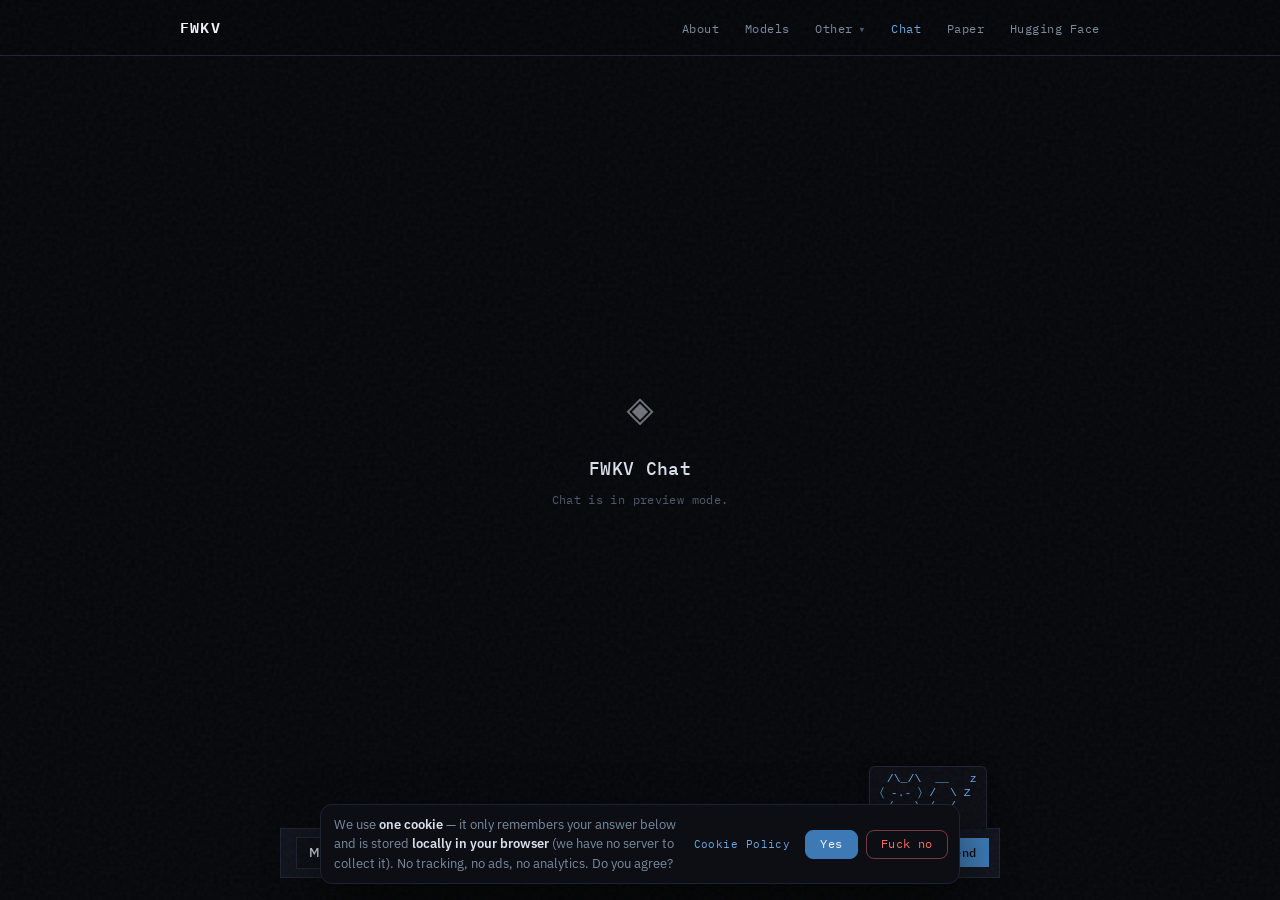
<file: chat/index.html>
<!DOCTYPE html>
<html lang="en">
<head>
  <meta charset="UTF-8" />
  <meta name="viewport" content="width=device-width, initial-scale=1.0" />
  <title>Chat — FWKV</title>
  <meta name="description" content="FWKV chat interface — try the model live." />

  <link rel="icon" href="https://cdn-avatars.huggingface.co/v1/production/uploads/6615494716917dfdc645c44e/sro4XOnALHB4GmjOLxiZC.png" type="image/png" />

  <!-- Fonts: technical mono + quiet humanistic sans -->
  <link rel="preconnect" href="https://fonts.googleapis.com" />
  <link rel="preconnect" href="https://fonts.gstatic.com" crossorigin />
  <link href="https://fonts.googleapis.com/css2?family=IBM+Plex+Mono:wght@400;500;600&family=IBM+Plex+Sans:wght@400;500;600&display=swap" rel="stylesheet" />

  <style>
    /* ── tokens ─────────────────────────────────────────── */
    :root {
      --bg:           #06070a;
      --bg-elevated: #0c0e14;
      --surface:     #10131c;
      --border:      #1c2333;
      --blue-dim:    #1a3a5c;
      --blue:        #3d7ab5;
      --blue-bright: #6ba8e0;
      --cyan:        #8ec8f0;
      --text:        #d8e0ec;
      --text-muted:  #7a8ba0;
      --text-faint:  #4a5a6e;
      --white:       #f0f4fa;
      --radius:      2px;
      --font-mono:   "IBM Plex Mono", ui-monospace, monospace;
      --font-sans:   "IBM Plex Sans", system-ui, sans-serif;
    }

    /* ── reset ──────────────────────────────────────────── */
    *, *::before, *::after { box-sizing: border-box; margin: 0; padding: 0; }
    html { scroll-behavior: smooth; }
    body {
      background: var(--bg);
      color: var(--text);
      font-family: var(--font-sans);
      font-size: 16px;
      line-height: 1.65;
      -webkit-font-smoothing: antialiased;
      overflow-x: hidden;
      height: 100vh;
      display: flex;
      flex-direction: column;
    }
    img, video { display: block; max-width: 100%; }
    a { color: var(--blue-bright); text-decoration: none; }
    a:hover { color: var(--cyan); text-decoration: underline; text-underline-offset: 3px; }
    a:focus-visible { outline: 2px solid var(--blue); outline-offset: 3px; }

    /* ── grain overlay ─────────────────────────────────── */
    body::before {
      content: "";
      position: fixed;
      inset: 0;
      pointer-events: none;
      z-index: 9999;
      opacity: 0.045;
      background-image: url("data:image/svg+xml,%3Csvg viewBox='0 0 256 256' xmlns='http://www.w3.org/2000/svg'%3E%3Cfilter id='n'%3E%3CfeTurbulence type='fractalNoise' baseFrequency='0.85' numOctaves='4' stitchTiles='stitch'/%3E%3C/filter%3E%3Crect width='100%25' height='100%25' filter='url(%23n)'/%3E%3C/svg%3E");
    }

    /* ── nav ────────────────────────────────────────────── */
    nav {
      position: sticky;
      top: 0;
      z-index: 100;
      background: rgba(6, 7, 10, 0.82);
      backdrop-filter: blur(12px);
      border-bottom: 1px solid var(--border);
      flex-shrink: 0;
    }
    .nav-inner {
      display: flex;
      align-items: center;
      justify-content: space-between;
      padding: 0.9rem 0;
      width: min(920px, 92vw);
      margin-inline: auto;
    }
    .nav-logo {
      font-family: var(--font-mono);
      font-weight: 600;
      font-size: 0.95rem;
      letter-spacing: 0.08em;
      color: var(--white);
      text-decoration: none;
    }
    .nav-logo:hover { color: var(--cyan); text-decoration: none; }
    .nav-links {
      display: flex;
      gap: 1.6rem;
      list-style: none;
    }
    .nav-links a {
      font-family: var(--font-mono);
      font-size: 0.78rem;
      color: var(--text-muted);
      letter-spacing: 0.04em;
      text-decoration: none;
    }
    .nav-links a:hover { color: var(--text); }
    .nav-links a.active {
      color: var(--blue-bright);
    }

    /* ── "Other" dropdown ───────────────────────────────── */
    .nav-drop { position: relative; }
    .nav-drop-toggle { cursor: default; }
    .nav-drop-toggle::after {
      content: "▾";
      margin-left: 0.35rem;
      font-size: 0.7rem;
      color: var(--text-faint);
    }
    .nav-drop-menu {
      position: absolute;
      top: calc(100% + 0.4rem);
      left: 50%;
      transform: translateX(-50%);
      min-width: 150px;
      list-style: none;
      background: var(--bg-elevated);
      border: 1px solid var(--border);
      padding: 0.35rem 0;
      opacity: 0;
      visibility: hidden;
      transition: opacity 0.15s ease, visibility 0.15s ease;
      z-index: 300;
      box-shadow: 0 12px 30px rgba(0, 0, 0, 0.35);
    }
    .nav-drop-menu::before {
      content: "";
      position: absolute;
      top: -0.4rem;
      left: 0;
      right: 0;
      height: 0.4rem;
    }
    .nav-drop:hover .nav-drop-menu,
    .nav-drop:focus-within .nav-drop-menu {
      opacity: 1;
      visibility: visible;
    }
    .nav-drop-menu li a {
      display: block;
      padding: 0.5rem 1rem;
      font-size: 0.75rem;
      color: var(--text-muted);
      letter-spacing: 0.04em;
      white-space: nowrap;
    }
    .nav-drop-menu li a:hover {
      color: var(--white);
      background: rgba(26, 58, 92, 0.18);
      text-decoration: none;
    }
    .nav-drop-menu a.active { color: var(--cyan); }

    /* ── chat layout ────────────────────────────────────── */
    .chat-main {
      flex: 1;
      display: flex;
      flex-direction: column;
      width: min(720px, 94vw);
      margin: 0 auto;
      min-height: 0;
      padding-top: 1rem;
    }

    /* ── model selector dropdown ────────────────────────── */
    .model-select-bar {
      position: relative;
      flex-shrink: 0;
    }
    .model-select-btn {
      display: flex;
      align-items: center;
      gap: 0.35rem;
      background: var(--bg-elevated);
      border: 1px solid var(--border);
      padding: 0.4rem 0.6rem 0.4rem 0.75rem;
      cursor: pointer;
      color: var(--text);
      font-family: var(--font-sans);
      font-size: 0.82rem;
      font-weight: 500;
      transition: border-color 0.15s ease, background 0.15s ease;
      white-space: nowrap;
    }
    .model-select-btn:hover {
      border-color: var(--blue-dim);
      background: var(--bg-elevated);
    }
    .model-select-btn .chevron {
      width: 16px;
      height: 16px;
      color: var(--text-muted);
      transition: transform 0.15s ease;
      flex-shrink: 0;
    }
    .model-select-btn[aria-expanded="true"] .chevron {
      transform: rotate(180deg);
    }

    .model-menu {
      position: absolute;
      bottom: calc(100% + 0.5rem);
      left: 0;
      width: 260px;
      background: var(--bg-elevated);
      border: 1px solid var(--border);
      border-radius: 10px 10px 0px 0px;
      padding: 0.35rem;
      box-shadow: 0 12px 32px rgba(0, 0, 0, 0.55);
      z-index: 50;
      display: none;
    }
    .model-menu.open { display: block; }

    .model-option {
      display: flex;
      align-items: flex-start;
      gap: 0.6rem;
      width: 100%;
      background: transparent;
      border: none;
      border-radius: 8px;
      padding: 0.55rem 0.6rem;
      cursor: pointer;
      text-align: left;
      color: var(--text);
      transition: background 0.12s ease;
    }
    .model-option:hover {
      background: rgba(61, 122, 181, 0.14);
    }
    .model-option:disabled {
      cursor: not-allowed;
      opacity: 0.55;
    }
    .model-option:disabled:hover {
      background: transparent;
    }
    .model-option-check {
      width: 16px;
      flex-shrink: 0;
      margin-top: 0.15rem;
      color: var(--blue-bright);
    }
    .model-option-check svg {
      display: none;
      width: 16px;
      height: 16px;
    }
    .model-option.selected .model-option-check svg {
      display: block;
    }
    .model-option-lock svg {
      display: block;
      width: 15px;
      height: 15px;
      color: var(--text-faint);
    }
    .model-option-text {
      display: flex;
      flex-direction: column;
      gap: 0.1rem;
      min-width: 0;
    }
    .model-option-name {
      display: flex;
      align-items: center;
      gap: 0.45rem;
      font-family: var(--font-sans);
      font-size: 0.9rem;
      font-weight: 600;
      color: var(--white);
    }
    .model-option-desc {
      font-family: var(--font-sans);
      font-size: 0.78rem;
      color: var(--text-muted);
    }
    .model-divider {
      height: 1px;
      background: var(--border);
      margin: 0.3rem 0.2rem;
    }

    /* ── messages area ──────────────────────────────────── */
    .chat-messages {
      flex: 1;
      overflow-y: auto;
      padding: 0.5rem 0.2rem;
      min-height: 0;
      display: flex;
      flex-direction: column;
      gap: 0.8rem;
    }
    .chat-messages::-webkit-scrollbar {
      width: 4px;
    }
    .chat-messages::-webkit-scrollbar-track {
      background: transparent;
    }
    .chat-messages::-webkit-scrollbar-thumb {
      background: var(--border);
      border-radius: 2px;
    }

    /* ── empty state ────────────────────────────────────── */
    .chat-empty {
      display: flex;
      flex-direction: column;
      align-items: center;
      justify-content: center;
      height: 100%;
      text-align: center;
      gap: 0.4rem;
      margin: auto;
    }
    .chat-empty-icon {
      font-size: 2.2rem;
      margin-bottom: 0.6rem;
      opacity: 0.5;
    }
    .chat-empty h2 {
      font-family: var(--font-mono);
      font-weight: 500;
      font-size: 1.15rem;
      color: var(--text);
      letter-spacing: 0.02em;
    }
    .chat-empty p {
      font-family: var(--font-mono);
      font-size: 0.78rem;
      color: var(--text-faint);
      letter-spacing: 0.03em;
      max-width: 36ch;
      line-height: 1.5;
    }

    /* ── input area ─────────────────────────────────────── */
    .chat-input-wrap {
      flex-shrink: 0;
      padding: 0.8rem 0 1.4rem;
      position: relative;
    }
    
    /* ── New Chat Button ────────────────────────────────── */
    .new-chat-btn {
      position: absolute;
      top: -2.4rem;
      left: 50%;
      transform: translateX(-50%);
      background: var(--surface);
      border: 1px solid var(--border);
      color: var(--text-muted);
      font-family: var(--font-mono);
      font-size: 0.72rem;
      padding: 0.3rem 0.8rem;
      border-radius: 20px;
      cursor: pointer;
      transition: all 0.2s ease;
      opacity: 0;
      visibility: hidden;
      z-index: 20;
      box-shadow: 0 4px 12px rgba(0, 0, 0, 0.2);
      letter-spacing: 0.04em;
      display: flex;
      align-items: center;
      gap: 0.4rem;
    }
    .new-chat-btn:hover {
      border-color: var(--blue-dim);
      color: var(--white);
      background: var(--bg-elevated);
    }
    .new-chat-btn.visible {
      opacity: 1;
      visibility: visible;
    }
    .new-chat-btn svg {
      width: 12px;
      height: 12px;
    }

    .chat-input-row {
      display: flex;
      gap: 0.5rem;
      align-items: center;
      background: var(--surface);
      border: 1px solid var(--border);
      padding: 0.45rem 0.6rem 0.45rem 0.95rem;
      position: relative;
      z-index: 2;
    }
    .chat-input-row:focus-within {
      border-color: var(--blue-dim);
    }
    .chat-input-row input {
      flex: 1;
      background: transparent;
      border: none;
      outline: none;
      color: var(--text);
      font-family: var(--font-sans);
      font-size: 0.92rem;
      padding: 0.45rem 0;
    }
    .chat-input-row input::placeholder {
      color: var(--text-faint);
      font-family: var(--font-mono);
      font-size: 0.78rem;
      letter-spacing: 0.03em;
    }
    .chat-send-btn {
      font-family: var(--font-mono);
      font-size: 0.74rem;
      font-weight: 500;
      letter-spacing: 0.04em;
      color: var(--bg);
      background: var(--blue);
      border: none;
      padding: 0.45rem 0.8rem;
      cursor: pointer;
      transition: background 0.15s ease;
      white-space: nowrap;
      flex-shrink: 0;
    }
    .chat-send-btn:hover:not(:disabled) {
      background: var(--blue-bright);
    }
    .chat-send-btn:disabled {
      background: var(--border);
      color: var(--text-faint);
      cursor: not-allowed;
    }

    /* ── ASCII Fox Mascot ───────────────────────────────── */
    .fox-companion {
      position: absolute;
      bottom: calc(100% - 0.9em);
      right: 0.8rem;
      z-index: 10;
      display: flex;
      align-items: flex-end;
      gap: 0.5rem;
      cursor: pointer;
      user-select: none;
      pointer-events: auto;
    }

    .fox-bubble {
      font-family: var(--font-mono);
      font-size: 0.68rem;
      color: var(--cyan);
      background: var(--surface);
      border: 1px solid var(--border);
      padding: 0.2rem 0.55rem;
      border-radius: 4px;
      margin-bottom: 0.6rem;
      opacity: 0;
      transform: translateY(4px);
      transition: opacity 0.2s ease, transform 0.2s ease;
      white-space: nowrap;
      pointer-events: none;
      box-shadow: 0 4px 12px rgba(0, 0, 0, 0.4);
    }
    .fox-bubble.visible {
      opacity: 1;
      transform: translateY(0);
    }

    .fox-box {
      background: var(--bg-elevated);
      border: 1px solid var(--border);
      border-bottom: 1px solid var(--bg-elevated);
      border-radius: 6px 6px 0 0;
      padding: 0.35rem 0.6rem 0.2rem 0.6rem;
      font-family: var(--font-mono);
      font-size: 0.68rem;
      line-height: 1.15;
      color: var(--blue-bright);
      transition: border-color 0.2s ease, color 0.2s ease, transform 0.2s cubic-bezier(0.34, 1.56, 0.64, 1);
      box-shadow: 0 -4px 12px rgba(0, 0, 0, 0.3);
    }

    .fox-companion:hover .fox-box {
      border-color: var(--blue-dim);
      color: var(--cyan);
    }

    .fox-box pre {
      font-family: ui-monospace, SFMono-Regular, "SF Mono", Menlo, Consolas, "Liberation Mono", "Courier New", monospace;
      font-size: 0.72rem;
      line-height: 1.15;
      letter-spacing: 0;
      margin: 0;
      white-space: pre;
    }

    /* Jump animation on message send */
    .fox-companion.jump .fox-box {
      animation: foxJump 0.45s ease;
    }

    @keyframes foxJump {
      0% { transform: translateY(0); }
      40% { transform: translateY(-1px) scale(1.05); }
      100% { transform: translateY(0); }
    }

    /* ── message bubbles ───────────────────────────────── */
    .msg-row {
      display: flex;
      flex-direction: column;
      max-width: 82%;
      animation: msgIn 0.18s ease-out;
    }
    .msg-row.user {
      align-self: flex-end;
      align-items: flex-end;
    }
    .msg-row.bot {
      align-self: flex-start;
      align-items: flex-start;
    }
    .msg-author {
      font-family: var(--font-mono);
      font-size: 0.68rem;
      color: var(--text-faint);
      margin-bottom: 0.2rem;
      padding: 0 0.2rem;
    }
    .msg-content {
      padding: 0.6rem 0.85rem;
      border-radius: 6px;
      font-size: 0.88rem;
      line-height: 1.5;
      white-space: pre-wrap;
      overflow-wrap: break-word;
    }
    .msg-row.user .msg-content {
      background: var(--blue-dim);
      color: var(--white);
      border: 1px solid rgba(110, 168, 224, 0.25);
    }
    .msg-row.bot .msg-content {
      background: var(--surface);
      color: var(--text);
      border: 1px solid var(--border);
    }

    @keyframes msgIn {
      from { opacity: 0; transform: translateY(4px); }
      to   { opacity: 1; transform: translateY(0); }
    }

    /* ── fake "thinking" indicator ─────────────────────── */
    .msg-content.thinking {
      display: inline-flex;
      align-items: baseline;
      min-height: 2.1rem;
    }
    .thinking-label {
      font-family: var(--font-mono);
      font-size: 0.76rem;
      letter-spacing: 0.06em;
      color: var(--text-muted);
      animation: thinkingPulse 1.7s ease-in-out infinite;
    }
    .thinking-dots {
      display: inline-flex;
      font-family: var(--font-mono);
      font-size: 0.76rem;
      color: var(--text-muted);
      margin-left: 1px;
    }
    .thinking-dots span {
      opacity: 0.2;
      animation: thinkingDot 1.2s ease-in-out infinite;
    }
    .thinking-dots span:nth-child(2) { animation-delay: 0.15s; }
    .thinking-dots span:nth-child(3) { animation-delay: 0.3s; }

    @keyframes thinkingPulse {
      0%, 100% { opacity: 0.5; }
      50%      { opacity: 1; }
    }
    @keyframes thinkingDot {
      0%, 60%, 100% { opacity: 0.2; }
      30%           { opacity: 1; }
    }

    /* ── fake streaming cursor ─────────────────────────── */
    .msg-content.streaming::after {
      content: "▍";
      margin-left: 2px;
      color: var(--blue-bright);
      animation: streamBlink 0.9s step-end infinite;
    }
    @keyframes streamBlink {
      0%, 100% { opacity: 1; }
      50%      { opacity: 0; }
    }

    /* ── responsive ─────────────────────────────────────── */
    @media (max-width: 500px) {
      .nav-links { gap: 0.9rem; }
      .nav-links a { font-size: 0.7rem; }
      .fox-bubble { display: none; }
      .new-chat-btn { top: -2rem; font-size: 0.65rem; }
    }
  </style>

  <!-- Cookie consent banner -->
  <link rel="stylesheet" href="/assets/cookie-consent.css" />
</head>
<body>

  <!-- nav -->
  <nav>
    <div class="nav-inner">
      <a href="../index.html" class="nav-logo">FWKV</a>
      <ul class="nav-links">
        <li><a href="../index.html#about">About</a></li>
        <li><a href="../index.html#models">Models</a></li>
        <li class="nav-drop">
          <a href="#" class="nav-drop-toggle" aria-haspopup="true">Other</a>
          <ul class="nav-drop-menu">
            <li><a href="../other/eval/">Eval</a></li>
            <li><a href="../other/leaderboard/">Leaderboard</a></li>
            <li><a href="../other/blog/">Blog</a></li>
          </ul>
        </li>
        <li><a href="#" class="active">Chat</a></li>
        <li><a href="../index.html#paper">Paper</a></li>
        <li><a href="https://huggingface.co/FWKV" target="_blank" rel="noopener">Hugging Face</a></li>
      </ul>
    </div>
  </nav>

  <!-- chat main -->
  <div class="chat-main">

    <div class="chat-messages" id="chatMessages">
      <div class="chat-empty" id="chatEmpty">
        <div class="chat-empty-icon">◈</div>
        <h2>FWKV Chat</h2>
        <p>Chat is in preview mode.</p>
      </div>
    </div>

    <div class="chat-input-wrap" id="inputWrap">
      
      <!-- Floating New Chat Button -->
      <button class="new-chat-btn" id="newChatBtn" title="Start a new conversation">
        <svg viewBox="0 0 24 24" fill="none" stroke="currentColor" stroke-width="2" stroke-linecap="round" stroke-linejoin="round"><line x1="12" y1="5" x2="12" y2="19"></line><line x1="5" y1="12" x2="19" y2="12"></line></svg>
        New Chat
      </button>

      <!-- ASCII Fox Mascot resting on top right of input box -->
      <div class="fox-companion" id="foxCompanion" title="Click to pet!">
        <div class="fox-bubble" id="foxBubble">zZZ...</div>
        <div class="fox-box">
          <pre id="foxAscii"> /\_/\  __   z
〈 -.- 〉 /  \ Z
 /   \_/  /
 \_|__\_/</pre>
        </div>
      </div>

      <div class="chat-input-row">
        <div class="model-select-bar">
          <button class="model-select-btn" id="modelSelectBtn" aria-haspopup="listbox" aria-expanded="false">
            <span id="modelSelectLabel">Myosotis-1.5</span>
            <svg class="chevron" viewBox="0 0 24 24" fill="none" stroke="currentColor" stroke-width="2" stroke-linecap="round" stroke-linejoin="round"><polyline points="6 9 12 15 18 9"></polyline></svg>
          </button>

          <div class="model-menu" id="modelMenu" role="listbox" aria-label="Select FWKV model">
            <button class="model-option selected" data-model="myosotis" role="option" aria-selected="true">
              <span class="model-option-check">
                <svg viewBox="0 0 24 24" fill="none" stroke="currentColor" stroke-width="2.5" stroke-linecap="round" stroke-linejoin="round"><polyline points="20 6 9 17 4 12"></polyline></svg>
              </span>
              <span class="model-option-text">
                <span class="model-option-name">Myosotis-1.5</span>
                <span class="model-option-desc">Fastest for quick answers</span>
              </span>
            </button>

            <button class="model-option" data-model="tinygpt" role="option" aria-selected="false">
              <span class="model-option-check">
                <svg viewBox="0 0 24 24" fill="none" stroke="currentColor" stroke-width="2.5" stroke-linecap="round" stroke-linejoin="round"><polyline points="20 6 9 17 4 12"></polyline></svg>
              </span>
              <span class="model-option-text">
                <span class="model-option-name">TinyGPT</span>
                <span class="model-option-desc">FlameF0X TinyGPT</span>
              </span>
            </button>

            <div class="model-divider"></div>

            <button class="model-option" data-model="cyanus" role="option" aria-selected="false" aria-disabled="true" disabled>
              <span class="model-option-check model-option-lock" aria-hidden="true">
                <svg viewBox="0 0 24 24" fill="none" stroke="currentColor" stroke-width="1.8" stroke-linecap="round" stroke-linejoin="round"><rect x="4.5" y="10" width="15" height="11" rx="2"></rect><path d="M8 10V7a4 4 0 0 1 8 0v3"></path></svg>
              </span>
              <span class="model-option-text">
                <span class="model-option-name">Cyanus 1</span>
                <span class="model-option-desc">Most efficient for everyday tasks</span>
              </span>
            </button>

            <div class="model-divider"></div>

            <button class="model-option" data-model="delphinium" role="option" aria-selected="false" aria-disabled="true" disabled>
              <span class="model-option-check model-option-lock" aria-hidden="true">
                <svg viewBox="0 0 24 24" fill="none" stroke="currentColor" stroke-width="1.8" stroke-linecap="round" stroke-linejoin="round"><rect x="4.5" y="10" width="15" height="11" rx="2"></rect><path d="M8 10V7a4 4 0 0 1 8 0v3"></path></svg>
              </span>
              <span class="model-option-text">
                <span class="model-option-name">Delphinium 1</span>
                <span class="model-option-desc">For complex tasks</span>
              </span>
            </button>
          </div>
        </div>

        <input
          type="text"
          id="chatInput"
          placeholder="Message FWKV…"
          aria-label="Chat message input"
          autocomplete="off"
        />
        <button class="chat-send-btn" id="sendBtn">Send</button>
      </div>
    </div>
  </div>

  <script>
    // ── ASCII Fox Frames ──────────────────────────────────────
    const FOX_FRAMES = {
      sleep: ` /\\_/\\  __   z\n〈 -.- 〉 /  \\  Z\n /   \\_/  /\n \\_|__\\_/`,
      awake: ` /\\_/\\  __\n〈 o.o 〉 /  \\\n /   \\_/  /\n \\_|__\\_/`,
      happy: ` /\\_/\\  __\n〈 ^.^ 〉 /  \\\n /   \\_/  /\n \\_|__\\_/`,
      yippy: ` /\\_/\\ z__\n〈 u.u 〉 /  \\\n /   \\_/  /\n \\_|__\\_/`,
      dizzy: ` /\\_/\\  __\n〈 @.@ 〉 /  \\\n /   \\_/  /\n \\_|__\\_/`,
      neutral:` /\\_/\\  __\n〈 -.- 〉 /  \\\n /   \\_/  /\n \\_|__\\_/`,
      shy:    ` /\\_/\\  __\n〈~o.o~〉 /  \\\n /   \\_/  /\n \\_|__\\_/`,
      focus:  ` /\\_/\\  __\n〈 =.= 〉 /  \\\n /   \\_/  /\n \\_|__\\_/`
    };

    // Elements
    const foxCompanion = document.getElementById("foxCompanion");
    const foxAscii     = document.getElementById("foxAscii");
    const foxBubble    = document.getElementById("foxBubble");
    const inputWrap    = document.getElementById("inputWrap");
    const chatInput    = document.getElementById("chatInput");
    const sendBtn      = document.getElementById("sendBtn");
    const chatMessages = document.getElementById("chatMessages");
    const chatEmpty    = document.getElementById("chatEmpty");
    const newChatBtn   = document.getElementById("newChatBtn");

    let currentState = "sleep";
    let sleepTimer   = null;
    let bubbleTimer  = null;
    let petClicks    = 0;
    let isAwake      = false;

    // Helper to update Fox ASCII and optional speech bubble
    function setFoxState(state, text = null) {
      currentState = state;
      if (FOX_FRAMES[state]) {
        foxAscii.textContent = FOX_FRAMES[state];
      }
      if (text) {
        showBubble(text);
      }
    }

    function showBubble(text) {
      clearTimeout(bubbleTimer);
      foxBubble.textContent = text;
      foxBubble.classList.add("visible");
      bubbleTimer = setTimeout(() => {
        foxBubble.classList.remove("visible");
      }, 2400);
    }

    function resetSleepTimer() {
      clearTimeout(sleepTimer);
      // Fall asleep after 7 seconds of inactivity
      sleepTimer = setTimeout(() => {
        if (document.activeElement !== chatInput) {
          isAwake = false;
          setFoxState("sleep", "zZZ...");
        }
      }, 7000);
    }

    function wakeUp(msg = "Oh! Hi!") {
      if (!isAwake) {
        isAwake = true;
        setFoxState("awake", msg);
      }
      resetSleepTimer();
    }

    // ── Fox Hover & Interaction Listeners ──────────────────────
    inputWrap.addEventListener("mouseenter", () => {
      wakeUp("Oh! Hi!");
    });

    inputWrap.addEventListener("mousemove", () => {
      resetSleepTimer();
    });

    foxCompanion.addEventListener("mouseenter", () => {
      wakeUp();
      setFoxState("shy", "Blush ~");
    });

    foxCompanion.addEventListener("mouseleave", () => {
      if (document.activeElement === chatInput) {
        setFoxState("focus", "Listening...");
      } else {
        setFoxState("awake");
      }
    });

    // Petting the fox on click!
    foxCompanion.addEventListener("click", () => {
      petClicks++;
      wakeUp();

      // Trigger jump animation
      foxCompanion.classList.remove("jump");
      void foxCompanion.offsetWidth; // reflow
      foxCompanion.classList.add("jump");

      if (petClicks >= 5) {
        setFoxState("dizzy", "Whoa, dizzy!");
        petClicks = 0;
      } else if (petClicks % 2 === 1) {
        setFoxState("yippy", "Squeak! *hop*");
      } else {
        setFoxState("happy", "Hehe!");
      }

      setTimeout(() => {
        foxCompanion.classList.remove("jump");
      }, 500);
    });

    // Input focus & typing reactions
    chatInput.addEventListener("focus", () => {
      isAwake = true;
      setFoxState("focus", "Listening...");
      resetSleepTimer();
    });

    chatInput.addEventListener("input", () => {
      wakeUp();
      if (chatInput.value.trim().length > 0) {
        setFoxState("happy", "Oooh!");
      } else {
        setFoxState("focus", "Listening...");
      }
    });

    chatInput.addEventListener("blur", () => {
      resetSleepTimer();
    });

    // ── Model Selector Dropdown ──────────────────────────────
    const API_BASE_URL = "https://flamef0x-api.hf.space/v1";
    const MODEL_NAMES = {
      myosotis: "Myosotis-1.5",
      tinygpt: "TinyGPT",
      cyanus: "Cyanus 1",
      delphinium: "Delphinium 1",
    };
    const MODEL_IDS = {
      myosotis: "FWKV/Myosotis-1.5-base-Preview",
      tinygpt: "FlameF0X/TinyGPT",
    };

    let selectedModelKey = "myosotis";
    let conversationHistory = [];
    let isSending = false;
    const selectBtn = document.getElementById("modelSelectBtn");
    const selectLabel = document.getElementById("modelSelectLabel");
    const menu = document.getElementById("modelMenu");
    const options = document.querySelectorAll(".model-option");

    function closeMenu() {
      menu.classList.remove("open");
      selectBtn.setAttribute("aria-expanded", "false");
    }
    function openMenu() {
      menu.classList.add("open");
      selectBtn.setAttribute("aria-expanded", "true");
      wakeUp("Switched!");
    }

    selectBtn.addEventListener("click", (e) => {
      e.stopPropagation();
      menu.classList.contains("open") ? closeMenu() : openMenu();
    });

    document.addEventListener("click", (e) => {
      if (!menu.contains(e.target) && e.target !== selectBtn) closeMenu();
    });

    options.forEach((opt) => {
      opt.addEventListener("click", () => {
        if (opt.disabled || !MODEL_IDS[opt.dataset.model]) return;

        options.forEach((o) => {
          o.classList.remove("selected");
          o.setAttribute("aria-selected", "false");
        });
        opt.classList.add("selected");
        opt.setAttribute("aria-selected", "true");

        selectedModelKey = opt.dataset.model;
        selectLabel.textContent = MODEL_NAMES[selectedModelKey];
        closeMenu();
        setFoxState("happy", `Switched to ${MODEL_NAMES[selectedModelKey]}!`);
      });
    });

    // ── Message rendering helpers ────────────────────────────
    function appendMessage(role, author, content) {
      const row = document.createElement("div");
      row.className = `msg-row ${role === "user" ? "user" : "bot"}`;

      const authorEl = document.createElement("div");
      authorEl.className = "msg-author";
      authorEl.textContent = author;

      const contentEl = document.createElement("div");
      contentEl.className = "msg-content";
      contentEl.textContent = content;

      row.append(authorEl, contentEl);
      chatMessages.appendChild(row);
      scrollToBottom();
      return row;
    }

    function scrollToBottom() {
      chatMessages.scrollTop = chatMessages.scrollHeight;
    }

    const delay = (ms) => new Promise((resolve) => setTimeout(resolve, ms));

    // Fake "thinking" bubble shown while the request is in flight.
    function appendThinking(author) {
      const row = appendMessage("bot", author, "");
      const contentEl = row.querySelector(".msg-content");
      contentEl.classList.add("thinking");
      contentEl.innerHTML =
        '<span class="thinking-label">Thinking</span>' +
        '<span class="thinking-dots"><span>.</span><span>.</span><span>.</span></span>';
      scrollToBottom();
      return row;
    }

    // Fake streaming: reveal the finished reply progressively so it feels
    // like tokens are arriving. Resolves once the whole text is visible.
    function streamMessage(role, author, fullText) {
      return new Promise((resolve) => {
        const row = appendMessage(role, author, "");
        const contentEl = row.querySelector(".msg-content");
        contentEl.classList.add("streaming");

        const text = String(fullText);
        const total = text.length;
        // Aim for ~2.5s of streaming no matter how long the reply is.
        const chunkSize = Math.max(1, Math.ceil(total / 140));
        let i = 0;

        const timer = setInterval(() => {
          i = Math.min(total, i + chunkSize);
          contentEl.textContent = text.slice(0, i);
          scrollToBottom();

          if (i >= total) {
            clearInterval(timer);
            contentEl.classList.remove("streaming");
            scrollToBottom();
            resolve(row);
          }
        }, 18);
      });
    }

    // Keep the thinking indicator on screen for at least a beat so it never
    // just flickers when the API answers quickly.
    function waitOutThinking(startedAt, minMs) {
      const elapsed = Date.now() - startedAt;
      return elapsed < minMs ? delay(minMs - elapsed) : Promise.resolve();
    }

    function readApiError(data, status) {
      const apiError = typeof data.error === "string"
        ? data.error
        : data.error?.message || data.detail;
      return apiError || `API request failed (${status})`;
    }

    // ── TinyGPT prompt plumbing ──────────────────────────────
    function buildTinyGPTPrompt(history, userText) {
      const turns = [...history, { role: "user", content: userText }];
      let prompt = "";

      for (const turn of turns) {
        if (turn.role === "user") {
          prompt += `Human: ${turn.content}\n\n`;
        } else if (turn.role === "assistant") {
          prompt += `Assistant: ${turn.content}\n\n`;
        }
      }

      prompt += "Assistant:";
      return prompt;
    }

    function cleanTinyGPTReply(raw) {
      let out = String(raw ?? "").trim();
      const nextTurn = out.search(/\n\s*Human:/);
      if (nextTurn !== -1) out = out.slice(0, nextTurn).trim();
      out = out.replace(/^Assistant:\s*/i, "");
      return out;
    }

    function extractText(rawContent) {
      return Array.isArray(rawContent)
        ? rawContent.map((part) => typeof part === "string" ? part : (part.text || "")).join("")
        : rawContent;
    }

    async function fetchTinyGPTReply(modelId, prompt) {
      const payload = {
        model: modelId,
        max_tokens: 512,
        temperature: 0.8,
        top_p: 0.9,
        stream: false
      };

      let response = await fetch(`${API_BASE_URL}/completions`, {
        method: "POST",
        headers: { "Content-Type": "application/json" },
        body: JSON.stringify({ ...payload, prompt })
      });

      let data = await response.json().catch(() => ({}));

      if (response.status === 404) {
        response = await fetch(`${API_BASE_URL}/chat/completions`, {
          method: "POST",
          headers: { "Content-Type": "application/json" },
          body: JSON.stringify({
            ...payload,
            messages: [{ role: "user", content: prompt }]
          })
        });
        data = await response.json().catch(() => ({}));
        if (!response.ok) throw new Error(readApiError(data, response.status));

        const raw = extractText(data.choices?.[0]?.message?.content);
        if (typeof raw !== "string") {
          throw new Error("The API returned an empty or unsupported response.");
        }
        return cleanTinyGPTReply(raw);
      }

      if (!response.ok) throw new Error(readApiError(data, response.status));

      const raw = data.choices?.[0]?.text ?? extractText(data.choices?.[0]?.message?.content);
      if (typeof raw !== "string") {
        throw new Error("The API returned an empty or unsupported response.");
      }
      return cleanTinyGPTReply(raw);
    }

    async function fetchChatReply(modelId, messages) {
      const response = await fetch(`${API_BASE_URL}/chat/completions`, {
        method: "POST",
        headers: { "Content-Type": "application/json" },
        body: JSON.stringify({
          model: modelId,
          messages,
          max_tokens: 512,
          temperature: 0.8,
          top_p: 0.9,
          top_k: 50,
          repetition_penalty: 1.05,
          stream: false
        })
      });

      const data = await response.json().catch(() => ({}));
      if (!response.ok) throw new Error(readApiError(data, response.status));

      const reply = extractText(data.choices?.[0]?.message?.content);
      if (typeof reply !== "string") {
        throw new Error("The API returned an empty or unsupported response.");
      }
      return reply;
    }

    // ── Reset / New Chat Logic ────────────────────────────────
    function resetChat() {
      conversationHistory = [];
      chatMessages.innerHTML = "";
      chatMessages.appendChild(chatEmpty);
      chatEmpty.style.display = "flex";
      newChatBtn.classList.remove("visible");
      chatInput.value = "";
      setFoxState("awake", "Fresh start!");
      chatInput.focus();
    }

    newChatBtn.addEventListener("click", resetChat);

    // ── Send Message Logic ────────────────────────────────────
    async function sendMessage() {
      const text = chatInput.value.trim();
      if (!text || isSending) return;

      const requestModelKey = selectedModelKey;
      const modelId = MODEL_IDS[requestModelKey];
      if (!modelId) return;

      if (chatEmpty) chatEmpty.style.display = "none";
      appendMessage("user", "You", text);
      chatInput.value = "";

      // Fox reacts while the selected model processes the request.
      foxCompanion.classList.remove("jump");
      void foxCompanion.offsetWidth;
      foxCompanion.classList.add("jump");
      setFoxState("focus", "Thinking…");

      isSending = true;
      sendBtn.disabled = true;
      const originalSendLabel = sendBtn.textContent;
      sendBtn.textContent = "Thinking…";
      
      // Hide new chat button while generating
      newChatBtn.classList.remove("visible");

      const requestMessages = [...conversationHistory, { role: "user", content: text }];
      const thinkingRow = appendThinking(MODEL_NAMES[requestModelKey]);
      const thinkingStart = Date.now();
      const MIN_THINK_MS = 800;

      try {
        let reply;

        if (requestModelKey === "tinygpt") {
          const prompt = buildTinyGPTPrompt(conversationHistory, text);
          reply = await fetchTinyGPTReply(modelId, prompt);
        } else {
          reply = await fetchChatReply(modelId, requestMessages);
        }

        if (!reply || !reply.trim()) {
          throw new Error("The API returned an empty response.");
        }

        await waitOutThinking(thinkingStart, MIN_THINK_MS);
        thinkingRow.remove();

        conversationHistory = [
          ...requestMessages,
          { role: "assistant", content: reply }
        ];

        // Fake token streaming for the visual effect.
        setFoxState("focus", "Writing…");
        await streamMessage("bot", MODEL_NAMES[requestModelKey], reply);
        setFoxState("happy", "Done!");
        
        // Show "New Chat" button after successful reply
        newChatBtn.classList.add("visible");
      } catch (error) {
        await waitOutThinking(thinkingStart, MIN_THINK_MS);
        thinkingRow.remove();

        const errorMessage = error instanceof TypeError
          ? "Could not reach the model API. Check the connection and try again."
          : `Request failed: ${error.message}`;
        appendMessage("bot", MODEL_NAMES[requestModelKey], errorMessage);
        setFoxState("neutral", "Request failed.");
        
        // Show button even on error to let them retry fresh
        newChatBtn.classList.add("visible");
      } finally {
        isSending = false;
        sendBtn.disabled = false;
        sendBtn.textContent = originalSendLabel;
        chatInput.focus();
        scrollToBottom();
      }
    }

    sendBtn.addEventListener("click", sendMessage);
    chatInput.addEventListener("keydown", (e) => {
      if (e.key === "Enter") sendMessage();
    });
  </script>

  <!-- Cookie consent banner -->
  <script src="/assets/cookie-consent.js"></script>
</body>
</html>
</file>
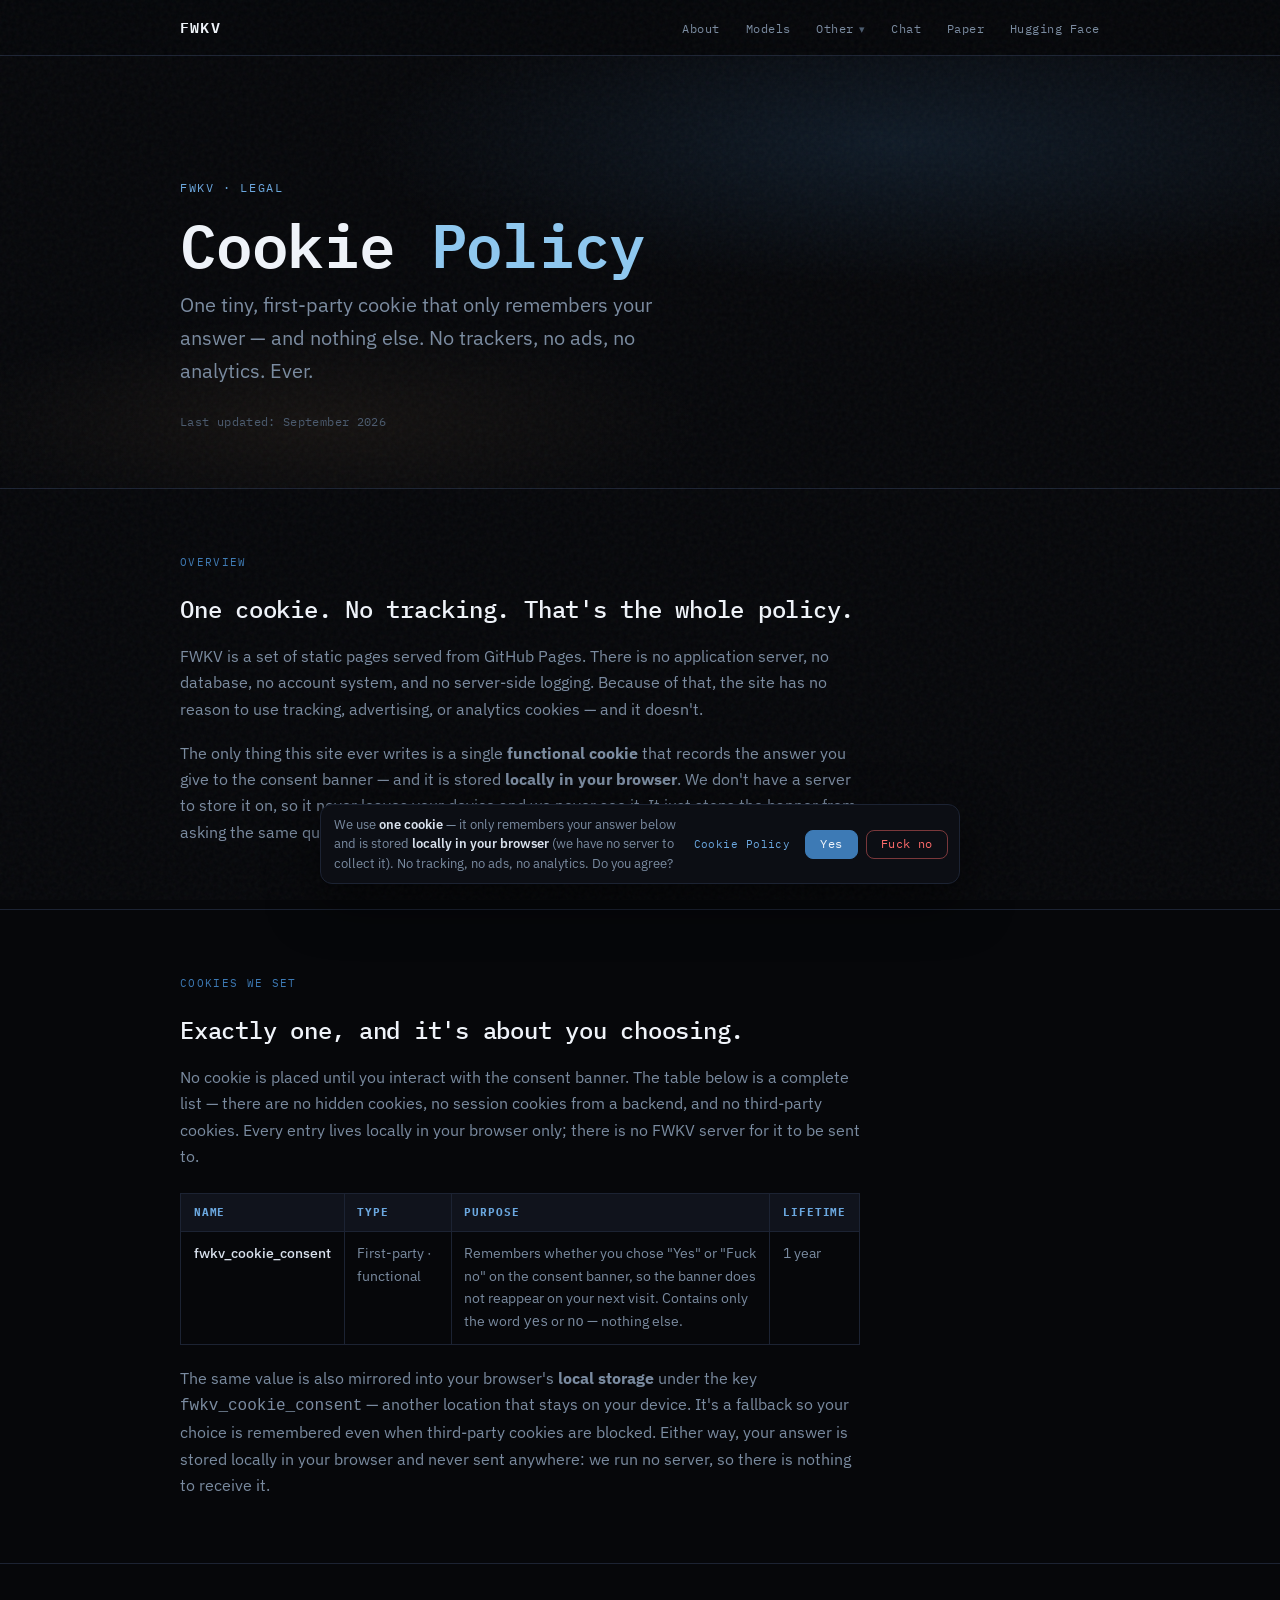
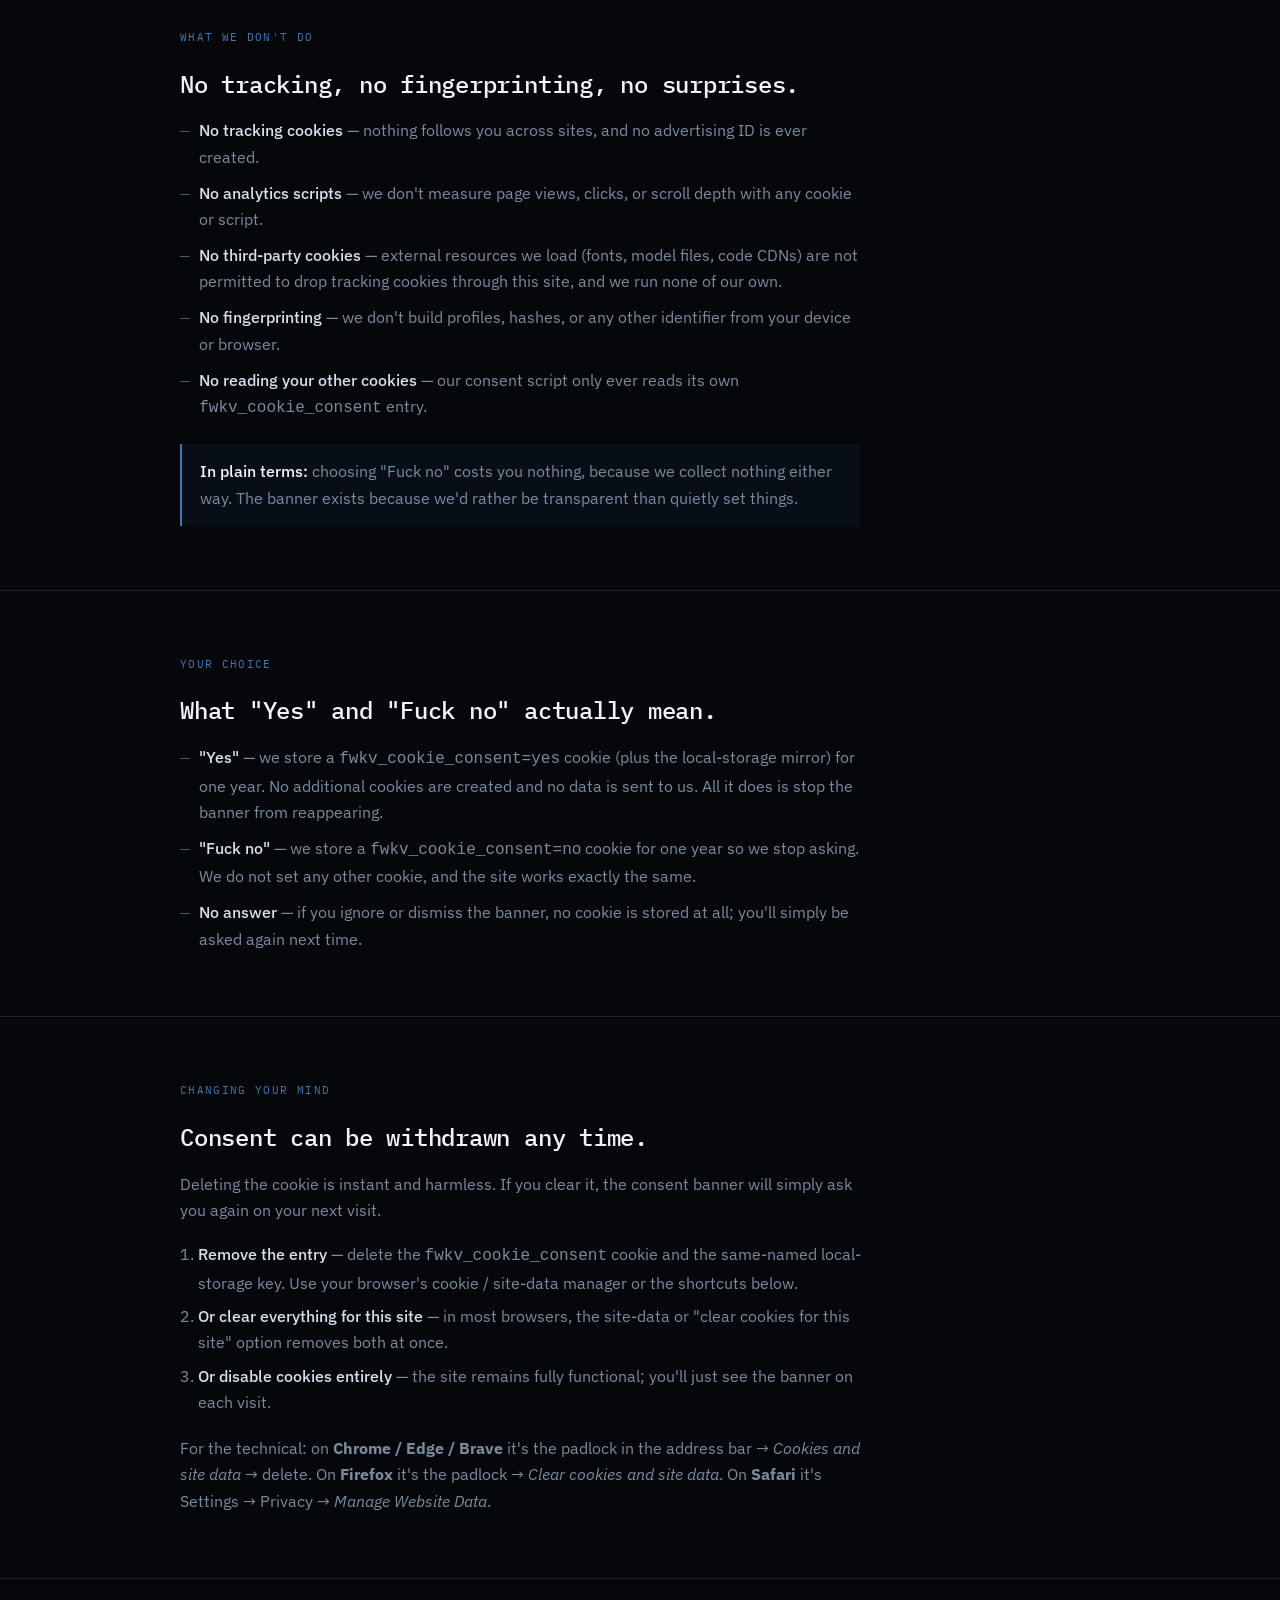
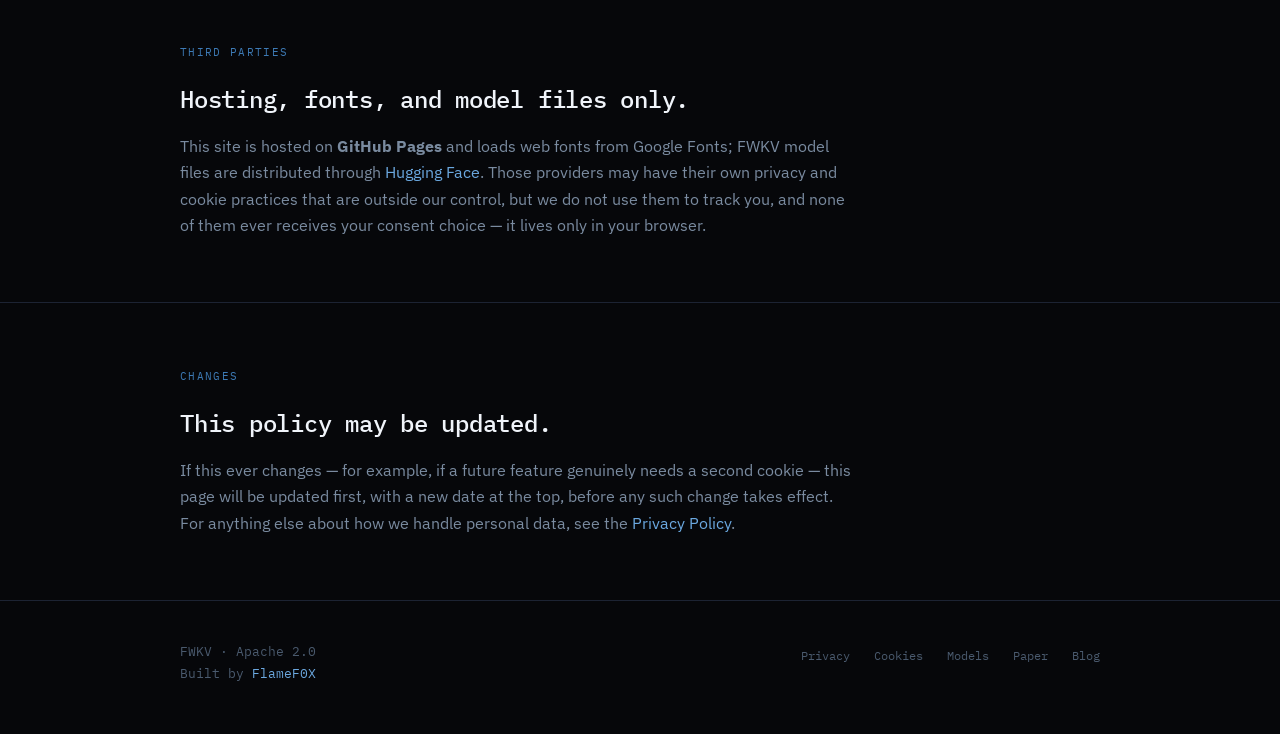
<file: legal/cookies/index.html>
<!DOCTYPE html>
<html lang="en">
<head>
  <meta charset="UTF-8" />
  <meta name="viewport" content="width=device-width, initial-scale=1.0" />
  <title>Cookie Policy — FWKV</title>
  <meta name="description" content="Cookie policy for FWKV. One functional cookie that remembers your consent choice. No tracking, no ads, no analytics." />

  <!-- Open Graph -->
  <meta property="og:type" content="website" />
  <meta property="og:title" content="Cookie Policy — FWKV" />
  <meta property="og:description" content="Cookie policy for FWKV. One functional cookie that remembers your consent choice. No tracking, no ads, no analytics." />
  <meta property="og:image" content="https://cdn-uploads.huggingface.co/production/uploads/6615494716917dfdc645c44e/k839qGKNniqOM_4PdpvoG.png" />

  <!-- Twitter Card -->
  <meta name="twitter:card" content="summary_large_image" />
  <meta name="twitter:title" content="Cookie Policy — FWKV" />
  <meta name="twitter:description" content="Cookie policy for FWKV. One functional cookie that remembers your consent choice. No tracking, no ads, no analytics." />
  <meta name="twitter:image" content="https://cdn-uploads.huggingface.co/production/uploads/6615494716917dfdc645c44e/k839qGKNniqOM_4PdpvoG.png" />

  <meta name="theme-color" content="#3d7ab5" />

  <link rel="icon" href="https://cdn-avatars.huggingface.co/v1/production/uploads/6615494716917dfdc645c44e/sro4XOnALHB4GmjOLxiZC.png" type="image/png" />

  <link rel="preconnect" href="https://fonts.googleapis.com" />
  <link rel="preconnect" href="https://fonts.gstatic.com" crossorigin />
  <link href="https://fonts.googleapis.com/css2?family=IBM+Plex+Mono:wght@400;500;600&family=IBM+Plex+Sans:wght@400;500;600&display=swap" rel="stylesheet" />

  <style>
    /* ── tokens ─────────────────────────────────────────── */
    :root {
      --bg:           #06070a;
      --bg-elevated: #0c0e14;
      --surface:     #10131c;
      --border:      #1c2333;
      --blue-dim:    #1a3a5c;
      --blue:        #3d7ab5;
      --blue-bright: #6ba8e0;
      --cyan:        #8ec8f0;
      --text:        #d8e0ec;
      --text-muted:  #7a8ba0;
      --text-faint:  #4a5a6e;
      --white:       #f0f4fa;
      --radius:      2px;
      --font-mono:   "IBM Plex Mono", ui-monospace, monospace;
      --font-sans:   "IBM Plex Sans", system-ui, sans-serif;
    }

    /* ── reset ──────────────────────────────────────────── */
    *, *::before, *::after { box-sizing: border-box; margin: 0; padding: 0; }
    html { scroll-behavior: smooth; }
    body {
      background: var(--bg);
      color: var(--text);
      font-family: var(--font-sans);
      font-size: 16px;
      line-height: 1.65;
      -webkit-font-smoothing: antialiased;
      overflow-x: hidden;
    }
    img, video { display: block; max-width: 100%; }
    a { color: var(--blue-bright); text-decoration: none; }
    a:hover { color: var(--cyan); text-decoration: underline; text-underline-offset: 3px; }
    a:focus-visible { outline: 2px solid var(--blue); outline-offset: 3px; }

    /* ── grain overlay ─────────────────────────────────── */
    body::before {
      content: "";
      position: fixed;
      inset: 0;
      pointer-events: none;
      z-index: 9999;
      opacity: 0.045;
      background-image: url("data:image/svg+xml,%3Csvg viewBox='0 0 256 256' xmlns='http://www.w3.org/2000/svg'%3E%3Cfilter id='n'%3E%3CfeTurbulence type='fractalNoise' baseFrequency='0.85' numOctaves='4' stitchTiles='stitch'/%3E%3C/filter%3E%3Crect width='100%25' height='100%25' filter='url(%23n)'/%3E%3C/svg%3E");
    }

    /* ── layout shell ───────────────────────────────────── */
    .wrap {
      width: min(920px, 92vw);
      margin-inline: auto;
    }

    /* ── nav ────────────────────────────────────────────── */
    nav {
      position: sticky;
      top: 0;
      z-index: 100;
      background: rgba(6, 7, 10, 0.82);
      backdrop-filter: blur(12px);
      border-bottom: 1px solid var(--border);
    }
    .nav-inner {
      display: flex;
      align-items: center;
      justify-content: space-between;
      padding: 0.9rem 0;
      width: min(920px, 92vw);
      margin-inline: auto;
    }
    .nav-logo {
      font-family: var(--font-mono);
      font-weight: 600;
      font-size: 0.95rem;
      letter-spacing: 0.08em;
      color: var(--white);
      text-decoration: none;
    }
    .nav-logo:hover { color: var(--cyan); text-decoration: none; }
    .nav-links {
      display: flex;
      gap: 1.6rem;
      list-style: none;
    }
    .nav-links a {
      font-family: var(--font-mono);
      font-size: 0.78rem;
      color: var(--text-muted);
      letter-spacing: 0.04em;
      text-decoration: none;
    }
    .nav-links a:hover { color: var(--text); }

    /* ── "Other" dropdown ───────────────────────────────── */
    .nav-drop { position: relative; }
    .nav-drop-toggle { cursor: default; }
    .nav-drop-toggle::after {
      content: "▾";
      margin-left: 0.35rem;
      font-size: 0.7rem;
      color: var(--text-faint);
    }
    .nav-drop-menu {
      position: absolute;
      top: calc(100% + 0.4rem);
      left: 50%;
      transform: translateX(-50%);
      min-width: 150px;
      list-style: none;
      background: var(--bg-elevated);
      border: 1px solid var(--border);
      padding: 0.35rem 0;
      opacity: 0;
      visibility: hidden;
      transition: opacity 0.15s ease, visibility 0.15s ease;
      z-index: 300;
      box-shadow: 0 12px 30px rgba(0, 0, 0, 0.35);
    }
    .nav-drop-menu::before {
      content: "";
      position: absolute;
      top: -0.4rem;
      left: 0;
      right: 0;
      height: 0.4rem;
    }
    .nav-drop:hover .nav-drop-menu,
    .nav-drop:focus-within .nav-drop-menu {
      opacity: 1;
      visibility: visible;
    }
    .nav-drop-menu li a {
      display: block;
      padding: 0.5rem 1rem;
      font-size: 0.75rem;
      color: var(--text-muted);
      letter-spacing: 0.04em;
      white-space: nowrap;
    }
    .nav-drop-menu li a:hover {
      color: var(--white);
      background: rgba(26, 58, 92, 0.18);
      text-decoration: none;
    }
    .nav-drop-menu a.active { color: var(--cyan); }

    /* ── hero ───────────────────────────────────────────── */
    .hero {
      position: relative;
      min-height: 48vh;
      display: flex;
      flex-direction: column;
      justify-content: flex-end;
      padding-bottom: 3.5rem;
      overflow: hidden;
    }
    .hero-glow {
      position: absolute;
      inset: 0;
      background:
        radial-gradient(ellipse 70% 55% at 70% 20%, rgba(61,122,181,0.16) 0%, transparent 60%),
        radial-gradient(ellipse 55% 45% at 25% 85%, rgba(255, 191, 120, 0.06) 0%, transparent 55%),
        linear-gradient(to bottom, rgba(6,7,10,0.1) 0%, var(--bg) 100%);
      pointer-events: none;
    }
    .hero-content { position: relative; z-index: 2; }
    .hero-eyebrow {
      font-family: var(--font-mono);
      font-size: 0.72rem;
      letter-spacing: 0.14em;
      text-transform: uppercase;
      color: var(--blue-bright);
      margin-bottom: 1rem;
    }
    .hero h1 {
      font-family: var(--font-mono);
      font-weight: 600;
      font-size: clamp(2.2rem, 6.5vw, 3.8rem);
      line-height: 1.05;
      letter-spacing: -0.02em;
      color: var(--white);
      margin-bottom: 0.7rem;
    }
    .hero h1 em { color: var(--cyan); font-style: normal; }
    .hero-tagline {
      font-family: var(--font-sans);
      font-weight: 400;
      font-size: clamp(1rem, 2.3vw, 1.25rem);
      color: var(--text-muted);
      max-width: 40ch;
      margin-bottom: 1.6rem;
    }
    .hero-meta {
      display: flex;
      flex-wrap: wrap;
      gap: 1.8rem;
      font-family: var(--font-mono);
      font-size: 0.75rem;
      color: var(--text-faint);
      letter-spacing: 0.03em;
    }
    .hero-meta span strong { color: var(--text-muted); font-weight: 500; }

    .updated-note {
      font-family: var(--font-mono);
      font-size: 0.75rem;
      color: var(--text-faint);
      letter-spacing: 0.03em;
    }

    /* ── sections ───────────────────────────────────────── */
    section {
      padding: 4rem 0;
      border-top: 1px solid var(--border);
    }
    .section-label {
      font-family: var(--font-mono);
      font-size: 0.7rem;
      letter-spacing: 0.12em;
      text-transform: uppercase;
      color: var(--blue);
      margin-bottom: 1.4rem;
    }
    h2 {
      font-family: var(--font-mono);
      font-weight: 500;
      font-size: clamp(1.2rem, 2.6vw, 1.5rem);
      color: var(--white);
      letter-spacing: -0.01em;
      margin-bottom: 1.1rem;
      line-height: 1.3;
    }
    p {
      color: var(--text-muted);
      max-width: 68ch;
      margin-bottom: 1.1rem;
    }
    p:last-child { margin-bottom: 0; }
    ul.policy-list {
      list-style: none;
      display: flex;
      flex-direction: column;
      gap: 0.6rem;
      max-width: 68ch;
      margin-top: 0.4rem;
    }
    ul.policy-list li {
      color: var(--text-muted);
      padding-left: 1.2rem;
      position: relative;
    }
    ul.policy-list li::before {
      content: "—";
      position: absolute;
      left: 0;
      color: var(--text-faint);
      font-family: var(--font-mono);
    }
    ul.policy-list li strong { color: var(--text); font-weight: 500; }

    ol.policy-steps {
      max-width: 68ch;
      margin: 0.4rem 0 0 1.1rem;
      color: var(--text-muted);
      display: flex;
      flex-direction: column;
      gap: 0.45rem;
    }
    ol.policy-steps li strong { color: var(--text); font-weight: 500; }

    .callout {
      max-width: 68ch;
      border-left: 2px solid var(--blue);
      background: rgba(26, 58, 92, 0.14);
      padding: 0.9rem 1.1rem;
      margin: 1.4rem 0 0;
      border-radius: 0 var(--radius) var(--radius) 0;
    }
    .callout p { margin: 0; }
    .callout strong { color: var(--white); font-weight: 500; }

    .table-scroll { overflow-x: auto; max-width: 68ch; }
    .cookie-table {
      width: 100%;
      border-collapse: collapse;
      font-size: 0.86rem;
      margin-top: 0.4rem;
    }
    .cookie-table th, .cookie-table td {
      text-align: left;
      padding: 0.6rem 0.8rem;
      border: 1px solid var(--border);
      vertical-align: top;
    }
    .cookie-table th {
      font-family: var(--font-mono);
      font-size: 0.68rem;
      letter-spacing: 0.08em;
      text-transform: uppercase;
      color: var(--blue-bright);
      background: var(--surface);
      white-space: nowrap;
    }
    .cookie-table td { color: var(--text-muted); }
    .cookie-table td strong { color: var(--text); font-weight: 500; }

    /* ── footer ─────────────────────────────────────────── */
    footer {
      border-top: 1px solid var(--border);
      padding: 2.5rem 0 3.5rem;
    }
    .footer-inner {
      display: flex;
      flex-wrap: wrap;
      justify-content: space-between;
      gap: 1.5rem;
      align-items: flex-start;
    }
    .footer-brand {
      font-family: var(--font-mono);
      font-size: 0.8rem;
      color: var(--text-faint);
      line-height: 1.7;
    }
    .footer-links {
      display: flex;
      gap: 1.5rem;
      list-style: none;
    }
    .footer-links a {
      font-family: var(--font-mono);
      font-size: 0.75rem;
      color: var(--text-faint);
    }
    .footer-links a:hover { color: var(--text-muted); }

    /* ── responsive ─────────────────────────────────────── */
    @media (max-width: 640px) {
      .nav-links { gap: 0.9rem; }
      .nav-links a { font-size: 0.7rem; }
      .hero { min-height: 42vh; }
    }
  </style>

  <!-- Cookie consent banner (shared stylesheet) -->
  <link rel="stylesheet" href="/assets/cookie-consent.css" />
</head>
<body>

  <!-- nav -->
  <nav>
    <div class="nav-inner">
      <a href="../../" class="nav-logo">FWKV</a>
      <ul class="nav-links">
        <li><a href="../../#about">About</a></li>
        <li><a href="../../#models">Models</a></li>
        <li class="nav-drop">
          <a href="#" class="nav-drop-toggle" aria-haspopup="true">Other</a>
          <ul class="nav-drop-menu">
            <li><a href="../../other/eval/">Eval</a></li>
            <li><a href="../../other/leaderboard/">Leaderboard</a></li>
            <li><a href="../../other/blog/">Blog</a></li>
          </ul>
        </li>
        <li><a href="../../chat/">Chat</a></li>
        <li><a href="../../#paper">Paper</a></li>
        <li><a href="https://huggingface.co/FWKV" target="_blank" rel="noopener">Hugging Face</a></li>
      </ul>
    </div>
  </nav>

  <!-- hero -->
  <header class="hero">
    <div class="hero-glow"></div>
    <div class="wrap hero-content">
      <p class="hero-eyebrow">FWKV · legal</p>
      <h1>Cookie <em>Policy</em></h1>
      <p class="hero-tagline">
        One tiny, first-party cookie that only remembers your answer — and
        nothing else. No trackers, no ads, no analytics. Ever.
      </p>
      <div class="hero-meta">
        <span class="updated-note">Last updated: September 2026</span>
      </div>
    </div>
  </header>

  <main>

    <section id="overview">
      <div class="wrap">
        <p class="section-label">Overview</p>
        <h2>One cookie. No tracking. That's the whole policy.</h2>
        <p>
          FWKV is a set of static pages served from GitHub Pages. There is no
          application server, no database, no account system, and no
          server-side logging. Because of that, the site has no reason to use
          tracking, advertising, or analytics cookies — and it doesn't.
        </p>
        <p>
          The only thing this site ever writes is a single
          <strong>functional cookie</strong> that records the answer you give
          to the consent banner — and it is stored <strong>locally in your
          browser</strong>. We don't have a server to store it on, so it
          never leaves your device and we never see it. It just stops the
          banner from asking the same question on every page load. That's it.
        </p>
      </div>
    </section>

    <section id="the-cookie">
      <div class="wrap">
        <p class="section-label">Cookies we set</p>
        <h2>Exactly one, and it's about you choosing.</h2>
        <p>
          No cookie is placed until you interact with the consent banner.
          The table below is a complete list — there are no hidden cookies,
          no session cookies from a backend, and no third-party cookies.
          Every entry lives locally in your browser only; there is no FWKV
          server for it to be sent to.
        </p>

        <div class="table-scroll">
          <table class="cookie-table" aria-label="Cookies set by FWKV">
            <thead>
              <tr>
                <th>Name</th>
                <th>Type</th>
                <th>Purpose</th>
                <th>Lifetime</th>
              </tr>
            </thead>
            <tbody>
              <tr>
                <td><strong>fwkv_cookie_consent</strong></td>
                <td>First-party · functional</td>
                <td>
                  Remembers whether you chose "Yes" or "Fuck no" on the
                  consent banner, so the banner does not reappear on your
                  next visit. Contains only the word <code>yes</code> or
                  <code>no</code> — nothing else.
                </td>
                <td>1 year</td>
              </tr>
            </tbody>
          </table>
        </div>

        <p style="margin-top:1.2rem;">
          The same value is also mirrored into your browser's
          <strong>local storage</strong> under the key
          <code>fwkv_cookie_consent</code> — another location that stays on
          your device. It's a fallback so your choice is remembered even
          when third-party cookies are blocked. Either way, your answer is
          stored locally in your browser and never sent anywhere: we run no
          server, so there is nothing to receive it.
        </p>
      </div>
    </section>

    <section id="what-we-dont">
      <div class="wrap">
        <p class="section-label">What we don't do</p>
        <h2>No tracking, no fingerprinting, no surprises.</h2>
        <ul class="policy-list">
          <li><strong>No tracking cookies</strong> — nothing follows you across sites, and no advertising ID is ever created.</li>
          <li><strong>No analytics scripts</strong> — we don't measure page views, clicks, or scroll depth with any cookie or script.</li>
          <li><strong>No third-party cookies</strong> — external resources we load (fonts, model files, code CDNs) are not permitted to drop tracking cookies through this site, and we run none of our own.</li>
          <li><strong>No fingerprinting</strong> — we don't build profiles, hashes, or any other identifier from your device or browser.</li>
          <li><strong>No reading your other cookies</strong> — our consent script only ever reads its own <code>fwkv_cookie_consent</code> entry.</li>
        </ul>
        <div class="callout">
          <p><strong>In plain terms:</strong> choosing "Fuck no" costs you nothing, because we collect nothing either way. The banner exists because we'd rather be transparent than quietly set things.</p>
        </div>
      </div>
    </section>

    <section id="your-choice">
      <div class="wrap">
        <p class="section-label">Your choice</p>
        <h2>What "Yes" and "Fuck no" actually mean.</h2>
        <ul class="policy-list">
          <li>
            <strong>"Yes"</strong> — we store a <code>fwkv_cookie_consent=yes</code>
            cookie (plus the local-storage mirror) for one year. No additional
            cookies are created and no data is sent to us. All it does is stop
            the banner from reappearing.
          </li>
          <li>
            <strong>"Fuck no"</strong> — we store a <code>fwkv_cookie_consent=no</code>
            cookie for one year so we stop asking. We do not set any other
            cookie, and the site works exactly the same.
          </li>
          <li>
            <strong>No answer</strong> — if you ignore or dismiss the banner,
            no cookie is stored at all; you'll simply be asked again next time.
          </li>
        </ul>
      </div>
    </section>

    <section id="withdraw">
      <div class="wrap">
        <p class="section-label">Changing your mind</p>
        <h2>Consent can be withdrawn any time.</h2>
        <p>
          Deleting the cookie is instant and harmless. If you clear it, the
          consent banner will simply ask you again on your next visit.
        </p>
        <ol class="policy-steps">
          <li><strong>Remove the entry</strong> — delete the <code>fwkv_cookie_consent</code> cookie and the same-named local-storage key. Use your browser's cookie / site-data manager or the shortcuts below.</li>
          <li><strong>Or clear everything for this site</strong> — in most browsers, the site-data or "clear cookies for this site" option removes both at once.</li>
          <li><strong>Or disable cookies entirely</strong> — the site remains fully functional; you'll just see the banner on each visit.</li>
        </ol>
        <p style="margin-top:1.2rem;">
          For the technical: on <strong>Chrome / Edge / Brave</strong> it's
          the padlock in the address bar → <em>Cookies and site data</em> →
          delete. On <strong>Firefox</strong> it's the padlock → <em>Clear
          cookies and site data</em>. On <strong>Safari</strong> it's
          Settings → Privacy → <em>Manage Website Data</em>.
        </p>
      </div>
    </section>

    <section id="third-parties">
      <div class="wrap">
        <p class="section-label">Third parties</p>
        <h2>Hosting, fonts, and model files only.</h2>
        <p>
          This site is hosted on <strong>GitHub Pages</strong> and loads web
          fonts from Google Fonts; FWKV model files are distributed through
          <a href="https://huggingface.co/FWKV" target="_blank" rel="noopener">Hugging Face</a>.
          Those providers may have their own privacy and cookie practices
          that are outside our control, but we do not use them to track you,
          and none of them ever receives your consent choice — it lives only
          in your browser.
        </p>
      </div>
    </section>

    <section id="changes">
      <div class="wrap">
        <p class="section-label">Changes</p>
        <h2>This policy may be updated.</h2>
        <p>
          If this ever changes — for example, if a future feature genuinely
          needs a second cookie — this page will be updated first, with a new
          date at the top, before any such change takes effect. For anything
          else about how we handle personal data, see the
          <a href="../privacy/">Privacy Policy</a>.
        </p>
      </div>
    </section>

  </main>

  <footer>
    <div class="wrap footer-inner">
      <div class="footer-brand">
        FWKV · Apache 2.0<br />
        Built by <a href="https://huggingface.co/FlameF0X" target="_blank" rel="noopener">FlameF0X</a>
      </div>
      <ul class="footer-links">
        <li><a href="https://fwkv.github.io/legal/privacy/" target="_blank" rel="noopener">Privacy</a></li>
        <li><a href="https://fwkv.github.io/legal/cookies/" target="_blank" rel="noopener">Cookies</a></li>
        <li><a href="https://huggingface.co/FWKV" target="_blank" rel="noopener">Models</a></li>
        <li><a href="https://flamef0x.github.io/papers/" target="_blank" rel="noopener">Paper</a></li>
        <li><a href="../../other/blog/">Blog</a></li>
      </ul>
    </div>
  </footer>

  <!-- Cookie consent banner (shared logic) -->
  <script src="/assets/cookie-consent.js"></script>

</body>
</html>
</file>
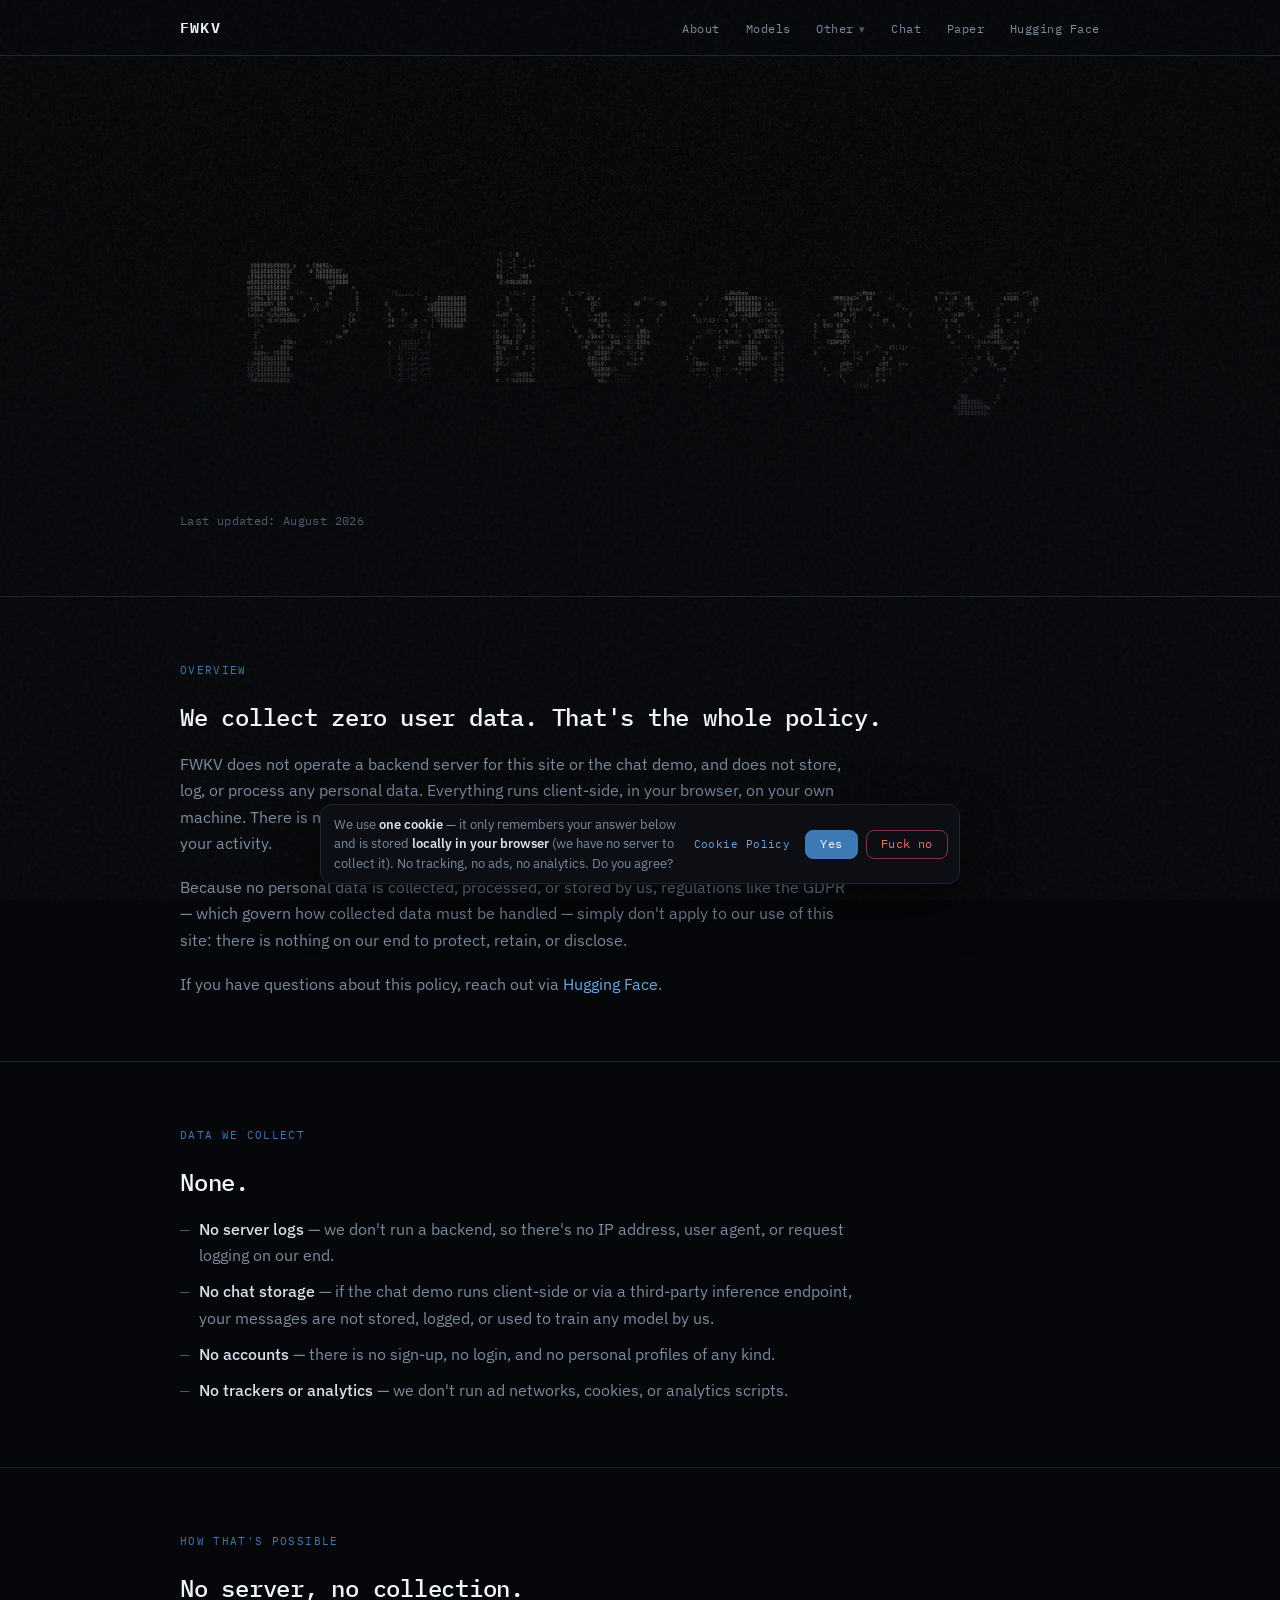
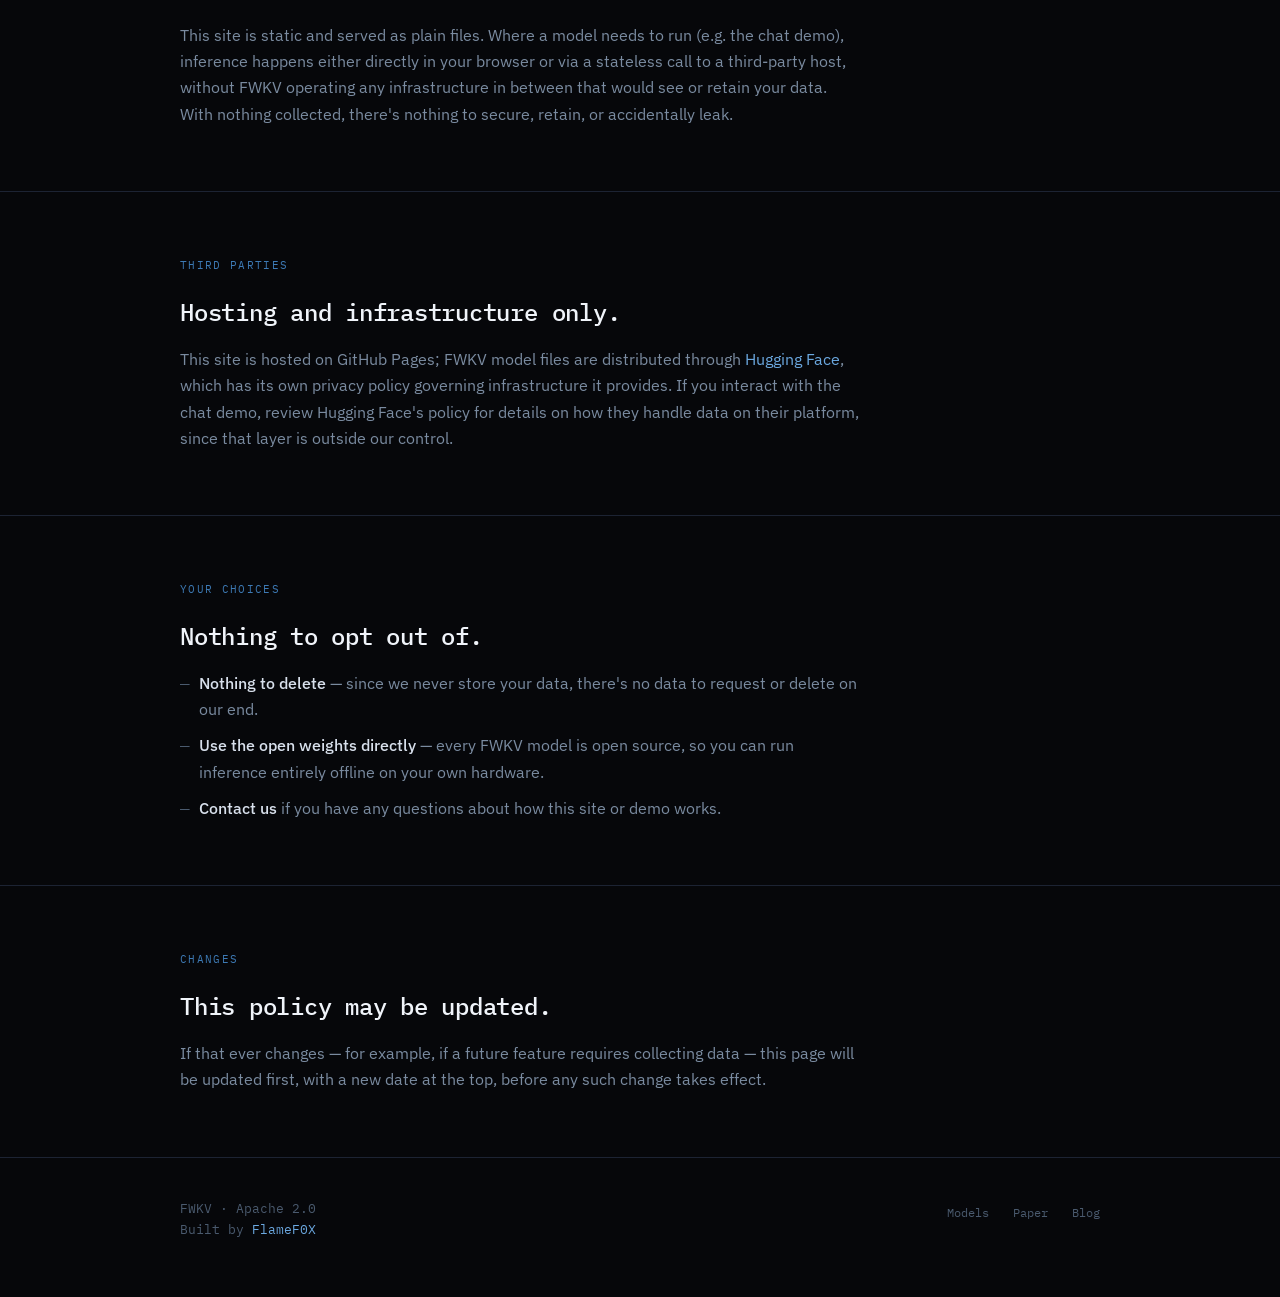
<file: legal/privacy/index.html>
<!DOCTYPE html>
<html lang="en">
<head>
  <meta charset="UTF-8" />
  <meta name="viewport" content="width=device-width, initial-scale=1.0" />
  <title>Privacy Policy — FWKV</title>
  <meta name="description" content="Privacy policy for FWKV." />

  <!-- Open Graph -->
  <meta property="og:type" content="website" />
  <meta property="og:title" content="Privacy Policy — FWKV" />
  <meta property="og:description" content="Privacy policy for FWKV." />
  <meta property="og:image" content="https://cdn-uploads.huggingface.co/production/uploads/6615494716917dfdc645c44e/k839qGKNniqOM_4PdpvoG.png" />

  <!-- Twitter Card -->
  <meta name="twitter:card" content="summary_large_image" />
  <meta name="twitter:title" content="Privacy Policy — FWKV" />
  <meta name="twitter:description" content="Privacy policy for FWKV." />
  <meta name="twitter:image" content="https://cdn-uploads.huggingface.co/production/uploads/6615494716917dfdc645c44e/k839qGKNniqOM_4PdpvoG.png" />

  <meta name="theme-color" content="#3d7ab5" />

  <link rel="icon" href="https://cdn-avatars.huggingface.co/v1/production/uploads/6615494716917dfdc645c44e/sro4XOnALHB4GmjOLxiZC.png" type="image/png" />

  <link rel="preconnect" href="https://fonts.googleapis.com" />
  <link rel="preconnect" href="https://fonts.gstatic.com" crossorigin />
  <link href="https://fonts.googleapis.com/css2?family=IBM+Plex+Mono:wght@400;500;600&family=IBM+Plex+Sans:wght@400;500;600&display=swap" rel="stylesheet" />

  <style>
    /* ── tokens ─────────────────────────────────────────── */
    :root {
      --bg:           #06070a;
      --bg-elevated: #0c0e14;
      --surface:     #10131c;
      --border:      #1c2333;
      --blue-dim:    #1a3a5c;
      --blue:        #3d7ab5;
      --blue-bright: #6ba8e0;
      --cyan:        #8ec8f0;
      --text:        #d8e0ec;
      --text-muted:  #7a8ba0;
      --text-faint:  #4a5a6e;
      --white:       #f0f4fa;
      --radius:      2px;
      --font-mono:   "IBM Plex Mono", ui-monospace, monospace;
      --font-sans:   "IBM Plex Sans", system-ui, sans-serif;
    }

    /* ── reset ──────────────────────────────────────────── */
    *, *::before, *::after { box-sizing: border-box; margin: 0; padding: 0; }
    html { scroll-behavior: smooth; }
    body {
      background: var(--bg);
      color: var(--text);
      font-family: var(--font-sans);
      font-size: 16px;
      line-height: 1.65;
      -webkit-font-smoothing: antialiased;
      overflow-x: hidden;
    }
    img, video { display: block; max-width: 100%; }
    a { color: var(--blue-bright); text-decoration: none; }
    a:hover { color: var(--cyan); text-decoration: underline; text-underline-offset: 3px; }
    a:focus-visible { outline: 2px solid var(--blue); outline-offset: 3px; }

    /* ── grain overlay ─────────────────────────────────── */
    body::before {
      content: "";
      position: fixed;
      inset: 0;
      pointer-events: none;
      z-index: 9999;
      opacity: 0.045;
      background-image: url("data:image/svg+xml,%3Csvg viewBox='0 0 256 256' xmlns='http://www.w3.org/2000/svg'%3E%3Cfilter id='n'%3E%3CfeTurbulence type='fractalNoise' baseFrequency='0.85' numOctaves='4' stitchTiles='stitch'/%3E%3C/filter%3E%3Crect width='100%25' height='100%25' filter='url(%23n)'/%3E%3C/svg%3E");
    }

    /* ── layout shell ───────────────────────────────────── */
    .wrap {
      width: min(920px, 92vw);
      margin-inline: auto;
    }

    /* ── nav ────────────────────────────────────────────── */
    nav {
      position: sticky;
      top: 0;
      z-index: 100;
      background: rgba(6, 7, 10, 0.82);
      backdrop-filter: blur(12px);
      border-bottom: 1px solid var(--border);
    }
    .nav-inner {
      display: flex;
      align-items: center;
      justify-content: space-between;
      padding: 0.9rem 0;
      width: min(920px, 92vw);
      margin-inline: auto;
    }
    .nav-logo {
      font-family: var(--font-mono);
      font-weight: 600;
      font-size: 0.95rem;
      letter-spacing: 0.08em;
      color: var(--white);
      text-decoration: none;
    }
    .nav-logo:hover { color: var(--cyan); text-decoration: none; }
    .nav-links {
      display: flex;
      gap: 1.6rem;
      list-style: none;
    }
    .nav-links a {
      font-family: var(--font-mono);
      font-size: 0.78rem;
      color: var(--text-muted);
      letter-spacing: 0.04em;
      text-decoration: none;
    }
    .nav-links a:hover { color: var(--text); }

    /* ── "Other" dropdown ───────────────────────────────── */
    .nav-drop { position: relative; }
    .nav-drop-toggle { cursor: default; }
    .nav-drop-toggle::after {
      content: "▾";
      margin-left: 0.35rem;
      font-size: 0.7rem;
      color: var(--text-faint);
    }
    .nav-drop-menu {
      position: absolute;
      top: calc(100% + 0.4rem);
      left: 50%;
      transform: translateX(-50%);
      min-width: 150px;
      list-style: none;
      background: var(--bg-elevated);
      border: 1px solid var(--border);
      padding: 0.35rem 0;
      opacity: 0;
      visibility: hidden;
      transition: opacity 0.15s ease, visibility 0.15s ease;
      z-index: 300;
      box-shadow: 0 12px 30px rgba(0, 0, 0, 0.35);
    }
    .nav-drop-menu::before {
      content: "";
      position: absolute;
      top: -0.4rem;
      left: 0;
      right: 0;
      height: 0.4rem;
    }
    .nav-drop:hover .nav-drop-menu,
    .nav-drop:focus-within .nav-drop-menu {
      opacity: 1;
      visibility: visible;
    }
    .nav-drop-menu li a {
      display: block;
      padding: 0.5rem 1rem;
      font-size: 0.75rem;
      color: var(--text-muted);
      letter-spacing: 0.04em;
      white-space: nowrap;
    }
    .nav-drop-menu li a:hover {
      color: var(--white);
      background: rgba(26, 58, 92, 0.18);
      text-decoration: none;
    }
    .nav-drop-menu a.active { color: var(--cyan); }

    /* ── hero ───────────────────────────────────────────── */
    .hero {
      position: relative;
      min-height: 60vh;
      display: flex;
      flex-direction: column;
      justify-content: flex-end;
      padding-bottom: 4rem;
      overflow: hidden;
    }
    .hero-img {
      position: absolute;
      inset: 0;
      width: 100%;
      height: 100%;
      object-fit: cover;
      object-position: center;
      opacity: 0.55;
      filter: contrast(1.1) brightness(0.85);
    }
    .hero-fade {
      position: absolute;
      inset: 0;
      background:
        linear-gradient(to bottom, rgba(6,7,10,0.2) 0%, rgba(6,7,10,0.6) 55%, var(--bg) 100%),
        radial-gradient(ellipse 80% 60% at 50% 40%, transparent 30%, rgba(6,7,10,0.7) 100%);
      pointer-events: none;
    }
    .hero-content {
      position: relative;
      z-index: 2;
    }
    .hero-top-row {
      display: flex;
      align-items: center;
      justify-content: space-between;
      flex-wrap: wrap;
      gap: 1rem;
      margin-bottom: 1.1rem;
    }
    .hero-eyebrow {
      font-family: var(--font-mono);
      font-size: 0.72rem;
      letter-spacing: 0.14em;
      text-transform: uppercase;
      color: var(--blue-bright);
    }

    .hero h1 {
      font-family: var(--font-mono);
      font-weight: 600;
      font-size: clamp(2.4rem, 7vw, 4rem);
      line-height: 1;
      letter-spacing: -0.02em;
      color: var(--white);
      margin-bottom: 0.6rem;
    }
    .hero-tagline {
      font-family: var(--font-sans);
      font-weight: 400;
      font-size: clamp(1.05rem, 2.4vw, 1.35rem);
      color: var(--text-muted);
      max-width: 32ch;
      margin-bottom: 1.6rem;
    }
    .hero-meta {
      display: flex;
      flex-wrap: wrap;
      gap: 1.8rem;
      font-family: var(--font-mono);
      font-size: 0.75rem;
      color: var(--text-faint);
      letter-spacing: 0.03em;
    }
    .hero-meta span strong {
      color: var(--text-muted);
      font-weight: 500;
    }

    /* ── sections ───────────────────────────────────────── */
    section {
      padding: 4rem 0;
      border-top: 1px solid var(--border);
    }
    .section-label {
      font-family: var(--font-mono);
      font-size: 0.7rem;
      letter-spacing: 0.12em;
      text-transform: uppercase;
      color: var(--blue);
      margin-bottom: 1.4rem;
    }
    h2 {
      font-family: var(--font-mono);
      font-weight: 500;
      font-size: clamp(1.2rem, 2.6vw, 1.5rem);
      color: var(--white);
      letter-spacing: -0.01em;
      margin-bottom: 1.1rem;
      line-height: 1.3;
    }
    p {
      color: var(--text-muted);
      max-width: 68ch;
      margin-bottom: 1.1rem;
    }
    p:last-child { margin-bottom: 0; }
    ul.policy-list {
      list-style: none;
      display: flex;
      flex-direction: column;
      gap: 0.6rem;
      max-width: 68ch;
      margin-top: 0.4rem;
    }
    ul.policy-list li {
      color: var(--text-muted);
      padding-left: 1.2rem;
      position: relative;
    }
    ul.policy-list li::before {
      content: "—";
      position: absolute;
      left: 0;
      color: var(--text-faint);
      font-family: var(--font-mono);
    }
    ul.policy-list li strong { color: var(--text); font-weight: 500; }

    .updated-note {
      font-family: var(--font-mono);
      font-size: 0.75rem;
      color: var(--text-faint);
      letter-spacing: 0.03em;
    }

    /* ── footer ─────────────────────────────────────────── */
    footer {
      border-top: 1px solid var(--border);
      padding: 2.5rem 0 3.5rem;
    }
    .footer-inner {
      display: flex;
      flex-wrap: wrap;
      justify-content: space-between;
      gap: 1.5rem;
      align-items: flex-start;
    }
    .footer-brand {
      font-family: var(--font-mono);
      font-size: 0.8rem;
      color: var(--text-faint);
      line-height: 1.7;
    }
    .footer-links {
      display: flex;
      gap: 1.5rem;
      list-style: none;
    }
    .footer-links a {
      font-family: var(--font-mono);
      font-size: 0.75rem;
      color: var(--text-faint);
    }
    .footer-links a:hover { color: var(--text-muted); }
  </style>

  <!-- Cookie consent banner -->
  <link rel="stylesheet" href="/assets/cookie-consent.css" />
</head>
<body>

  <!-- nav -->
  <nav>
    <div class="nav-inner">
      <a href="../../" class="nav-logo">FWKV</a>
      <ul class="nav-links">
        <li><a href="../../#about">About</a></li>
        <li><a href="../../#models">Models</a></li>
        <li class="nav-drop">
          <a href="#" class="nav-drop-toggle" aria-haspopup="true">Other</a>
          <ul class="nav-drop-menu">
            <li><a href="../../other/eval/">Eval</a></li>
            <li><a href="../../other/leaderboard/">Leaderboard</a></li>
            <li><a href="../../other/blog/">Blog</a></li>
          </ul>
        </li>
        <li><a href="../../chat/">Chat</a></li>
        <li><a href="../../#paper">Paper</a></li>
        <li><a href="https://huggingface.co/FWKV" target="_blank" rel="noopener">Hugging Face</a></li>
      </ul>
    </div>
  </nav>

  <!-- hero -->
  <header class="hero">
    <img
      class="hero-img"
      src="/assets/ascii-art-privacy.png"
      alt="Privacy Policy Banner"
    />
    <div class="hero-fade"></div>
    <div class="wrap hero-content">
        <span class="updated-note">Last updated: August 2026</span>
      </div>
    </div>
  </header>

  <main>

    <section id="overview">
      <div class="wrap">
        <p class="section-label">Overview</p>
        <h2>We collect zero user data. That's the whole policy.</h2>
        <p>
          FWKV does not operate a backend server for this site or the chat
          demo, and does not store, log, or process any personal data.
          Everything runs client-side, in your browser, on your own machine.
          There is no database, no analytics, no account system, and no
          server-side logging of your activity.
        </p>
        <p>
          Because no personal data is collected, processed, or stored by us,
          regulations like the GDPR — which govern how collected data must be
          handled — simply don't apply to our use of this site: there is
          nothing on our end to protect, retain, or disclose.
        </p>
        <p>
          If you have questions about this policy, reach out via
          <a href="https://huggingface.co/FlameF0X" target="_blank" rel="noopener">Hugging Face</a>.
        </p>
      </div>
    </section>

    <section id="data-we-collect">
      <div class="wrap">
        <p class="section-label">Data we collect</p>
        <h2>None.</h2>
        <ul class="policy-list">
          <li><strong>No server logs</strong> — we don't run a backend, so there's no IP address, user agent, or request logging on our end.</li>
          <li><strong>No chat storage</strong> — if the chat demo runs client-side or via a third-party inference endpoint, your messages are not stored, logged, or used to train any model by us.</li>
          <li><strong>No accounts</strong> — there is no sign-up, no login, and no personal profiles of any kind.</li>
          <li><strong>No trackers or analytics</strong> — we don't run ad networks, cookies, or analytics scripts.</li>
        </ul>
      </div>
    </section>

    <section id="how-that-works">
      <div class="wrap">
        <p class="section-label">How that's possible</p>
        <h2>No server, no collection.</h2>
        <p>
          This site is static and served as plain files. Where a model needs
          to run (e.g. the chat demo), inference happens either directly in
          your browser or via a stateless call to a third-party host, without
          FWKV operating any infrastructure in between that would see or
          retain your data. With nothing collected, there's nothing to
          secure, retain, or accidentally leak.
        </p>
      </div>
    </section>

    <section id="third-parties">
      <div class="wrap">
        <p class="section-label">Third parties</p>
        <h2>Hosting and infrastructure only.</h2>
        <p>
          This site is hosted on GitHub Pages; FWKV model files are
          distributed through
          <a href="https://huggingface.co/FWKV" target="_blank" rel="noopener">Hugging Face</a>,
          which has its own privacy policy governing infrastructure it
          provides. If you interact with the chat demo, review Hugging
          Face's policy for details on how they handle data on their
          platform, since that layer is outside our control.
        </p>
      </div>
    </section>

    <section id="your-rights">
      <div class="wrap">
        <p class="section-label">Your choices</p>
        <h2>Nothing to opt out of.</h2>
        <ul class="policy-list">
          <li><strong>Nothing to delete</strong> — since we never store your data, there's no data to request or delete on our end.</li>
          <li><strong>Use the open weights directly</strong> — every FWKV model is open source, so you can run inference entirely offline on your own hardware.</li>
          <li><strong>Contact us</strong> if you have any questions about how this site or demo works.</li>
        </ul>
      </div>
    </section>

    <section id="changes">
      <div class="wrap">
        <p class="section-label">Changes</p>
        <h2>This policy may be updated.</h2>
        <p>
          If that ever changes — for example, if a future feature requires
          collecting data — this page will be updated first, with a new date
          at the top, before any such change takes effect.
        </p>
      </div>
    </section>

  </main>

  <footer>
    <div class="wrap footer-inner">
      <div class="footer-brand">
        FWKV · Apache 2.0<br />
        Built by <a href="https://huggingface.co/FlameF0X" target="_blank" rel="noopener">FlameF0X</a>
      </div>
      <ul class="footer-links">
        <li><a href="https://huggingface.co/FWKV" target="_blank" rel="noopener">Models</a></li>
        <li><a href="https://flamef0x.github.io/papers/" target="_blank" rel="noopener">Paper</a></li>
        <li><a href="../../other/blog/">Blog</a></li>
      </ul>
    </div>
  </footer>

  <!-- Cookie consent banner -->
  <script src="/assets/cookie-consent.js"></script>
</body>
</html>
</file>
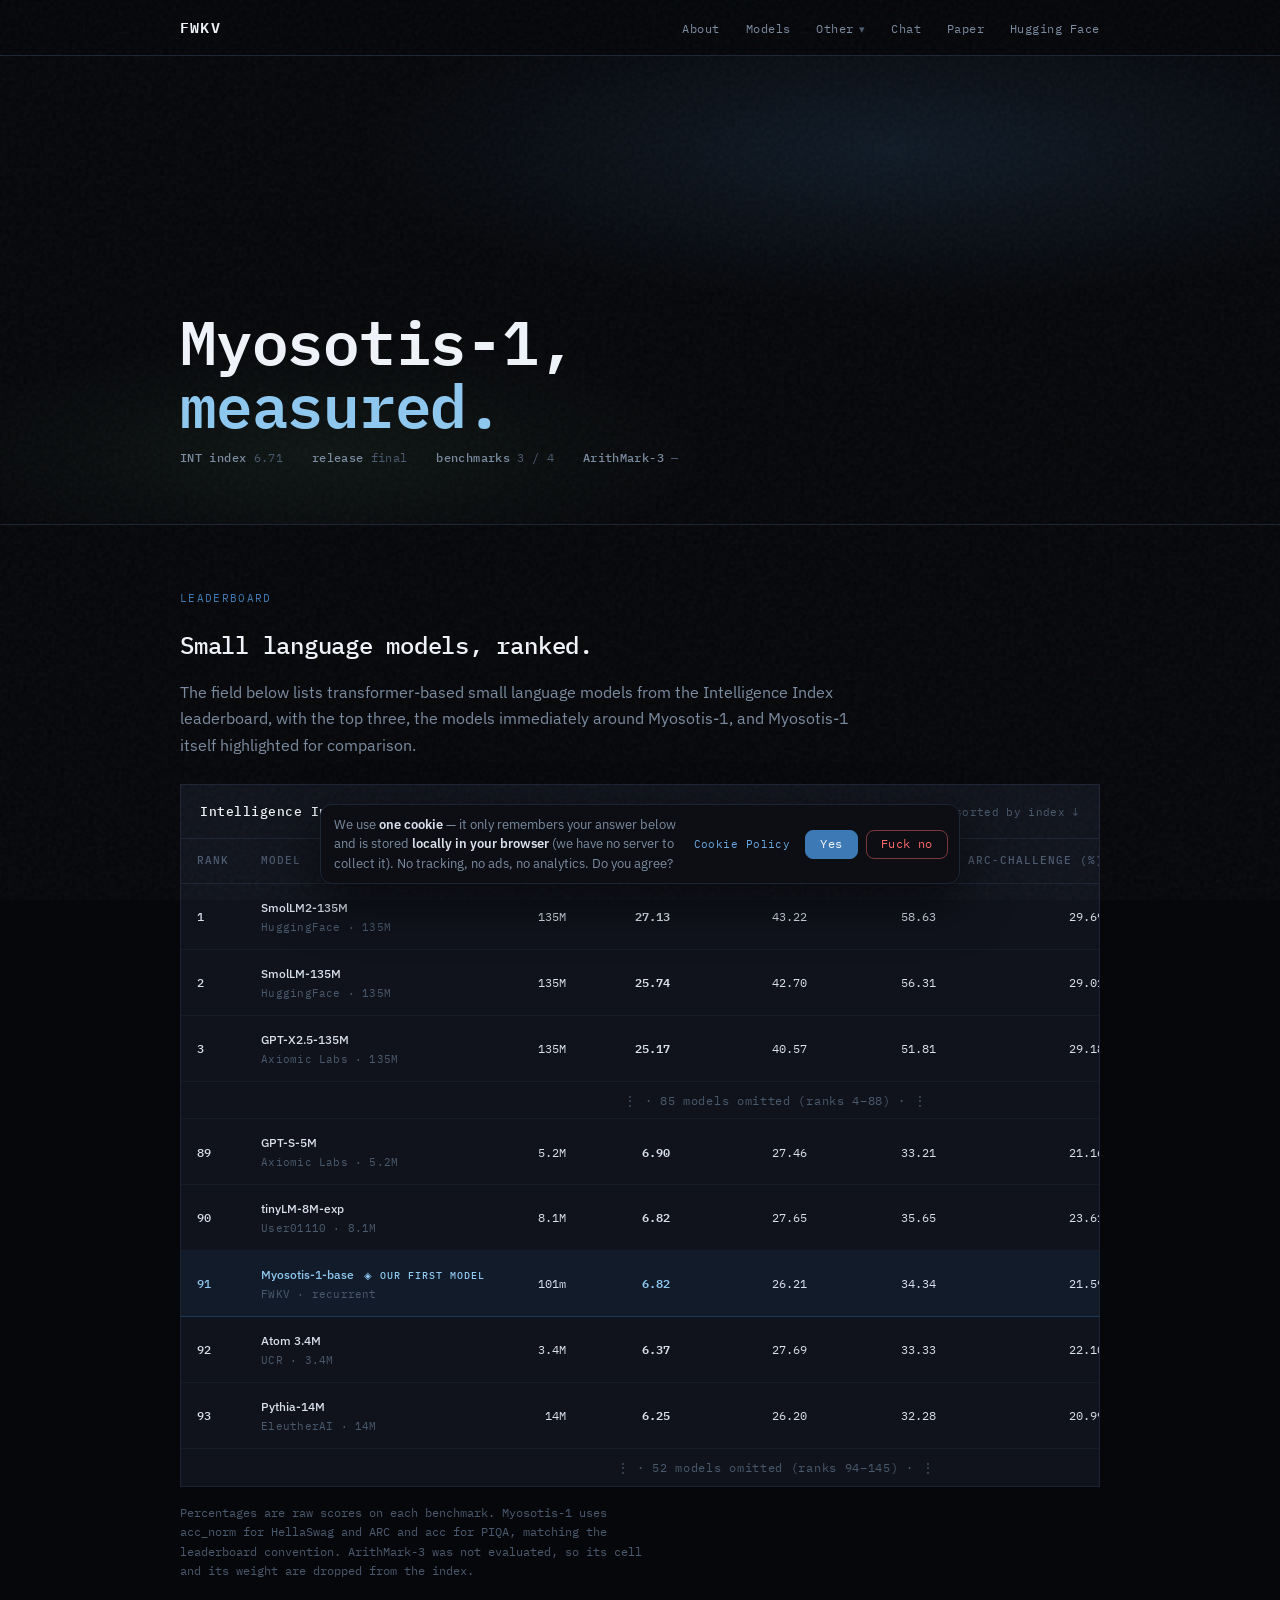
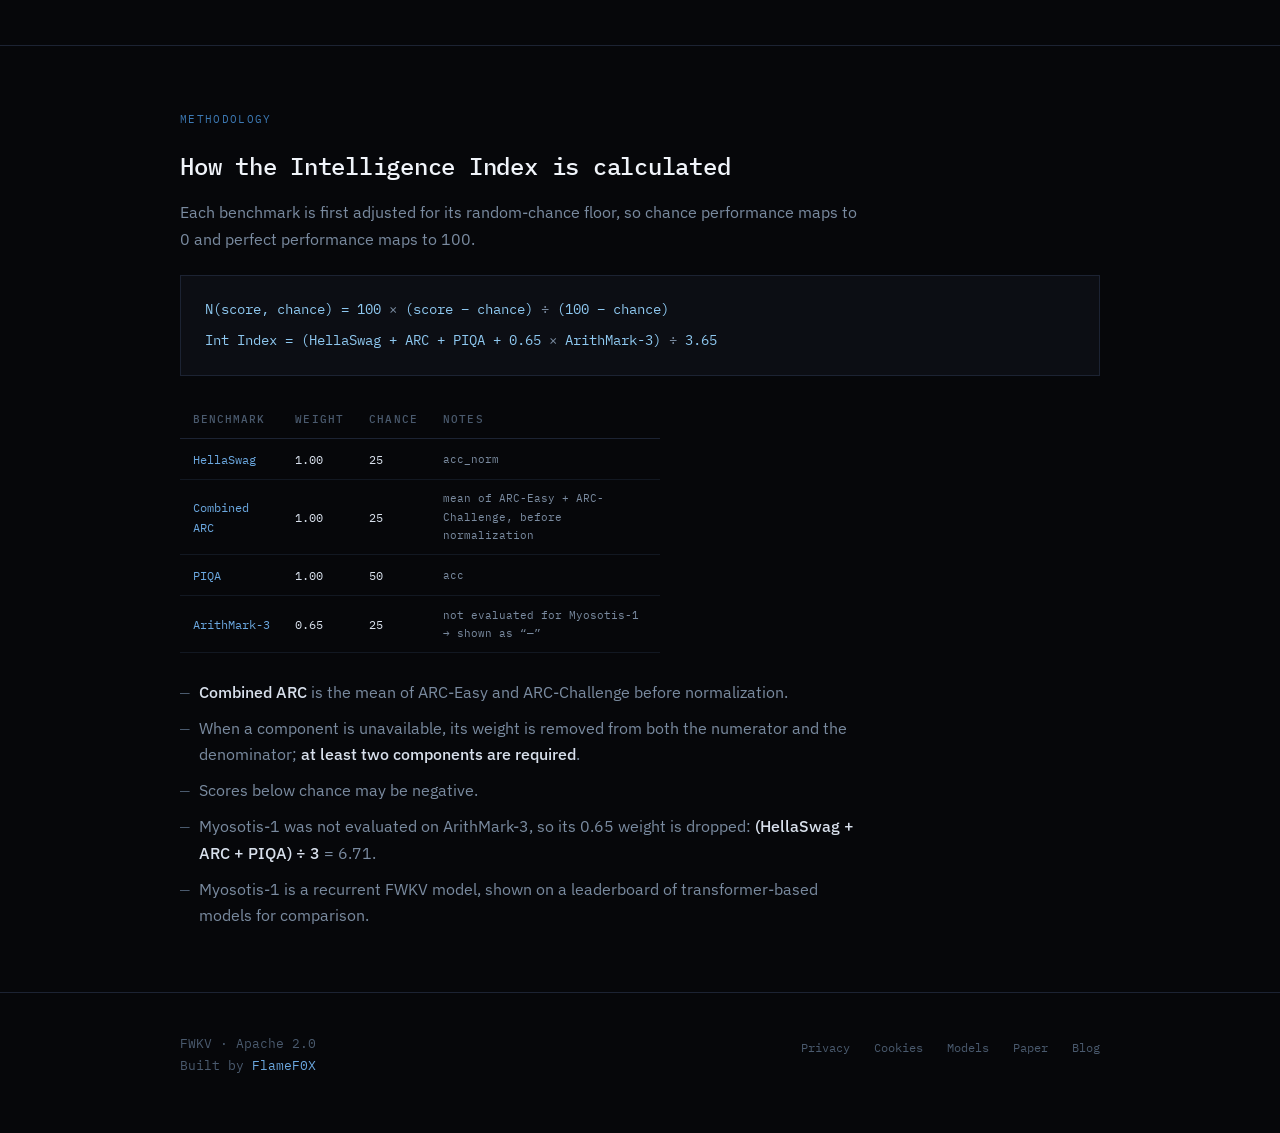
<file: other/eval/index.html>
<!DOCTYPE html>
<html lang="en">
<head>
  <meta charset="UTF-8" />
  <meta name="viewport" content="width=device-width, initial-scale=1.0" />
  <title>Eval — FWKV</title>
  <meta name="description" content="Myosotis-1 (final release) measured against the small language model landscape. Intelligence Index leaderboard." />

  <!-- Open Graph -->
  <meta property="og:type" content="website" />
  <meta property="og:title" content="Eval — FWKV" />
  <meta property="og:description" content="Myosotis-1 (final release) measured against the small language model landscape. Intelligence Index leaderboard." />
  <meta property="og:image" content="https://cdn-uploads.huggingface.co/production/uploads/6615494716917dfdc645c44e/k839qGKNniqOM_4PdpvoG.png" />

  <!-- Twitter Card -->
  <meta name="twitter:card" content="summary_large_image" />
  <meta name="twitter:title" content="Eval — FWKV" />
  <meta name="twitter:description" content="Myosotis-1 (final release) measured against the small language model landscape. Intelligence Index leaderboard." />
  <meta name="twitter:image" content="https://cdn-uploads.huggingface.co/production/uploads/6615494716917dfdc645c44e/k839qGKNniqOM_4PdpvoG.png" />

  <meta name="theme-color" content="#3d7ab5" />

  <link rel="icon" href="https://cdn-avatars.huggingface.co/v1/production/uploads/6615494716917dfdc645c44e/sro4XOnALHB4GmjOLxiZC.png" type="image/png" />

  <link rel="preconnect" href="https://fonts.googleapis.com" />
  <link rel="preconnect" href="https://fonts.gstatic.com" crossorigin />
  <link href="https://fonts.googleapis.com/css2?family=IBM+Plex+Mono:wght@400;500;600&family=IBM+Plex+Sans:wght@400;500;600&display=swap" rel="stylesheet" />

  <style>
    /* ── tokens ─────────────────────────────────────────── */
    :root {
      --bg:           #06070a;
      --bg-elevated: #0c0e14;
      --surface:     #10131c;
      --border:      #1c2333;
      --blue-dim:    #1a3a5c;
      --blue:        #3d7ab5;
      --blue-bright: #6ba8e0;
      --cyan:        #8ec8f0;
      --green:       #7bc98f;
      --text:        #d8e0ec;
      --text-muted:  #7a8ba0;
      --text-faint:  #4a5a6e;
      --white:       #f0f4fa;
      --radius:      2px;
      --font-mono:   "IBM Plex Mono", ui-monospace, monospace;
      --font-sans:   "IBM Plex Sans", system-ui, sans-serif;
    }

    /* ── reset ──────────────────────────────────────────── */
    *, *::before, *::after { box-sizing: border-box; margin: 0; padding: 0; }
    html { scroll-behavior: smooth; }
    body {
      background: var(--bg);
      color: var(--text);
      font-family: var(--font-sans);
      font-size: 16px;
      line-height: 1.65;
      -webkit-font-smoothing: antialiased;
      overflow-x: hidden;
    }
    img, video { display: block; max-width: 100%; }
    a { color: var(--blue-bright); text-decoration: none; }
    a:hover { color: var(--cyan); text-decoration: underline; text-underline-offset: 3px; }
    a:focus-visible { outline: 2px solid var(--blue); outline-offset: 3px; }

    /* ── grain overlay ─────────────────────────────────── */
    body::before {
      content: "";
      position: fixed;
      inset: 0;
      pointer-events: none;
      z-index: 9999;
      opacity: 0.045;
      background-image: url("data:image/svg+xml,%3Csvg viewBox='0 0 256 256' xmlns='http://www.w3.org/2000/svg'%3E%3Cfilter id='n'%3E%3CfeTurbulence type='fractalNoise' baseFrequency='0.85' numOctaves='4' stitchTiles='stitch'/%3E%3C/filter%3E%3Crect width='100%25' height='100%25' filter='url(%23n)'/%3E%3C/svg%3E");
    }

    /* ── layout shell ───────────────────────────────────── */
    .wrap {
      width: min(920px, 92vw);
      margin-inline: auto;
    }

    /* ── nav ────────────────────────────────────────────── */
    nav {
      position: sticky;
      top: 0;
      z-index: 100;
      background: rgba(6, 7, 10, 0.82);
      backdrop-filter: blur(12px);
      border-bottom: 1px solid var(--border);
    }
    .nav-inner {
      display: flex;
      align-items: center;
      justify-content: space-between;
      padding: 0.9rem 0;
      width: min(920px, 92vw);
      margin-inline: auto;
    }
    .nav-logo {
      font-family: var(--font-mono);
      font-weight: 600;
      font-size: 0.95rem;
      letter-spacing: 0.08em;
      color: var(--white);
      text-decoration: none;
    }
    .nav-logo:hover { color: var(--cyan); text-decoration: none; }
    .nav-links {
      display: flex;
      gap: 1.6rem;
      list-style: none;
    }
    .nav-links a {
      font-family: var(--font-mono);
      font-size: 0.78rem;
      color: var(--text-muted);
      letter-spacing: 0.04em;
      text-decoration: none;
    }
    .nav-links a:hover { color: var(--text); }
    .nav-links a.active {
      color: var(--blue-bright);
    }

    /* ── "Other" dropdown ───────────────────────────────── */
    .nav-drop { position: relative; }
    .nav-drop-toggle { cursor: default; }
    .nav-drop-toggle::after {
      content: "▾";
      margin-left: 0.35rem;
      font-size: 0.7rem;
      color: var(--text-faint);
    }
    .nav-drop-menu {
      position: absolute;
      top: calc(100% + 0.4rem);
      left: 50%;
      transform: translateX(-50%);
      min-width: 150px;
      list-style: none;
      background: var(--bg-elevated);
      border: 1px solid var(--border);
      padding: 0.35rem 0;
      opacity: 0;
      visibility: hidden;
      transition: opacity 0.15s ease, visibility 0.15s ease;
      z-index: 300;
      box-shadow: 0 12px 30px rgba(0, 0, 0, 0.35);
    }
    .nav-drop-menu::before {
      content: "";
      position: absolute;
      top: -0.4rem;
      left: 0;
      right: 0;
      height: 0.4rem;
    }
    .nav-drop:hover .nav-drop-menu,
    .nav-drop:focus-within .nav-drop-menu {
      opacity: 1;
      visibility: visible;
    }
    .nav-drop-menu li a {
      display: block;
      padding: 0.5rem 1rem;
      font-size: 0.75rem;
      color: var(--text-muted);
      letter-spacing: 0.04em;
      white-space: nowrap;
    }
    .nav-drop-menu li a:hover {
      color: var(--white);
      background: rgba(26, 58, 92, 0.18);
      text-decoration: none;
    }
    .nav-drop-menu a.active { color: var(--cyan); }

    /* ── hero ───────────────────────────────────────────── */
    .hero {
      position: relative;
      min-height: 52vh;
      display: flex;
      flex-direction: column;
      justify-content: flex-end;
      padding-bottom: 3.5rem;
      overflow: hidden;
    }
    .hero-glow {
      position: absolute;
      inset: 0;
      background:
        radial-gradient(ellipse 70% 55% at 70% 20%, rgba(61,122,181,0.16) 0%, transparent 60%),
        radial-gradient(ellipse 55% 45% at 25% 85%, rgba(123,201,143,0.07) 0%, transparent 55%),
        linear-gradient(to bottom, rgba(6,7,10,0.1) 0%, var(--bg) 100%);
      pointer-events: none;
    }
    .hero-content {
      position: relative;
      z-index: 2;
    }
    .hero-eyebrow {
      font-family: var(--font-mono);
      font-size: 0.72rem;
      letter-spacing: 0.14em;
      text-transform: uppercase;
      color: var(--blue-bright);
      margin-bottom: 1rem;
    }
    .hero h1 {
      font-family: var(--font-mono);
      font-weight: 600;
      font-size: clamp(2.2rem, 6.5vw, 3.8rem);
      line-height: 1.05;
      letter-spacing: -0.02em;
      color: var(--white);
      margin-bottom: 0.7rem;
    }
    .hero h1 em { color: var(--cyan); font-style: normal; }
    .hero-tagline {
      font-family: var(--font-sans);
      font-weight: 400;
      font-size: clamp(1rem, 2.3vw, 1.25rem);
      color: var(--text-muted);
      max-width: 34ch;
      margin-bottom: 1.8rem;
    }
    .hero-meta {
      display: flex;
      flex-wrap: wrap;
      gap: 1.8rem;
      font-family: var(--font-mono);
      font-size: 0.75rem;
      color: var(--text-faint);
      letter-spacing: 0.03em;
    }
    .hero-meta span strong {
      color: var(--text-muted);
      font-weight: 500;
    }

    /* ── sections ───────────────────────────────────────── */
    section {
      padding: 4rem 0;
      border-top: 1px solid var(--border);
    }
    .section-label {
      font-family: var(--font-mono);
      font-size: 0.7rem;
      letter-spacing: 0.12em;
      text-transform: uppercase;
      color: var(--blue);
      margin-bottom: 1.4rem;
    }
    h2 {
      font-family: var(--font-mono);
      font-weight: 500;
      font-size: clamp(1.2rem, 2.6vw, 1.5rem);
      color: var(--white);
      letter-spacing: -0.01em;
      margin-bottom: 1.1rem;
      line-height: 1.3;
    }
    p {
      color: var(--text-muted);
      max-width: 68ch;
      margin-bottom: 1.1rem;
    }
    p:last-child { margin-bottom: 0; }
    .note {
      font-family: var(--font-mono);
      font-size: 0.74rem;
      color: var(--text-faint);
      margin-top: 1rem;
    }
    .model-inline {
      color: var(--cyan);
      font-family: var(--font-mono);
    }

    /* ── leaderboard ────────────────────────────────────── */
    .leaderboard-intro {
      margin-bottom: 1.6rem;
    }
    .lb-card {
      background: var(--surface);
      border: 1px solid var(--border);
      overflow: hidden;
    }
    .lb-head {
      display: flex;
      align-items: baseline;
      justify-content: space-between;
      flex-wrap: wrap;
      gap: 0.6rem;
      padding: 1rem 1.2rem;
      border-bottom: 1px solid var(--border);
    }
    .lb-title {
      font-family: var(--font-mono);
      font-size: 0.8rem;
      font-weight: 500;
      color: var(--white);
      letter-spacing: 0.04em;
    }
    .lb-sub {
      font-family: var(--font-mono);
      font-size: 0.7rem;
      color: var(--text-faint);
      letter-spacing: 0.03em;
    }
    .table-scroll {
      overflow-x: auto;
    }
    table.eval-table {
      width: 100%;
      border-collapse: collapse;
      font-family: var(--font-mono);
      font-size: 0.78rem;
      min-width: 800px;
    }
    .eval-table th {
      text-align: left;
      font-weight: 500;
      font-size: 0.66rem;
      letter-spacing: 0.1em;
      text-transform: uppercase;
      color: var(--text-faint);
      padding: 0.85rem 1rem;
      border-bottom: 1px solid var(--border);
      white-space: nowrap;
    }
    .eval-table th.num, .eval-table td.num { text-align: right; }
    .eval-table td {
      padding: 0.78rem 1rem;
      border-bottom: 1px solid rgba(28, 35, 51, 0.6);
      white-space: nowrap;
      color: var(--text);
    }
    .eval-table tbody tr:last-child td { border-bottom: none; }
    .eval-table tbody tr:hover td { background: rgba(26, 58, 92, 0.12); }

    .rank {
      color: var(--blue-bright);
      font-weight: 500;
      width: 3.2rem;
    }
    .model-cell {
      font-family: var(--font-sans);
      font-weight: 500;
      color: var(--white);
    }
    .model-sub {
      display: block;
      font-family: var(--font-mono);
      font-size: 0.66rem;
      font-weight: 400;
      color: var(--text-faint);
      margin-top: 0.12rem;
      letter-spacing: 0.02em;
    }
    .index {
      color: var(--blue-bright);
      font-weight: 600;
    }
    .score { color: var(--green); }
    .dash  { color: var(--text-faint); }
    .params { color: var(--text-muted); }

    /* highlighted Myosotis row */
    tr.highlight td {
      background: rgba(26, 58, 92, 0.22);
      border-top: 1px solid var(--blue-dim);
      border-bottom: 1px solid var(--blue-dim);
    }
    tr.highlight:hover td { background: rgba(26, 58, 92, 0.3); }
    tr.highlight .rank { color: var(--cyan); }
    tr.highlight .model-cell { color: var(--cyan); }
    tr.highlight .index { color: var(--cyan); }
    .you-marker {
      font-family: var(--font-mono);
      font-size: 0.64rem;
      letter-spacing: 0.1em;
      text-transform: uppercase;
      color: var(--cyan);
      margin-left: 0.6rem;
    }

    /* omitted rows */
    tr.more td {
      text-align: center;
      padding: 0.55rem 1rem;
      color: var(--text-faint);
      font-size: 0.72rem;
      letter-spacing: 0.06em;
      user-select: none;
    }

    /* ── methodology ────────────────────────────────────── */
    .formula-card {
      background: var(--bg-elevated);
      border: 1px solid var(--border);
      padding: 1.4rem 1.5rem;
      margin: 1.4rem 0 1.6rem;
      display: flex;
      flex-direction: column;
      gap: 0.5rem;
    }
    .formula-card code {
      font-family: var(--font-mono);
      font-size: 0.88rem;
      color: var(--cyan);
      white-space: pre-wrap;
      word-break: break-word;
    }
    .formula-card code span { color: var(--text-muted); }
    .weights-table {
      width: 100%;
      border-collapse: collapse;
      font-family: var(--font-mono);
      font-size: 0.78rem;
      margin: 0.4rem 0 1.6rem;
      max-width: 480px;
    }
    .weights-table th {
      text-align: left;
      font-weight: 500;
      font-size: 0.66rem;
      letter-spacing: 0.1em;
      text-transform: uppercase;
      color: var(--text-faint);
      padding: 0.6rem 0.8rem;
      border-bottom: 1px solid var(--border);
    }
    .weights-table td {
      padding: 0.6rem 0.8rem;
      border-bottom: 1px solid rgba(28, 35, 51, 0.6);
      color: var(--text);
    }
    .weights-table td:last-child { color: var(--text-muted); }
    .weights-table .weight-key { color: var(--blue-bright); }
    .weights-table .note-col { color: var(--text-faint); font-size: 0.7rem; }
    .method-list {
      list-style: none;
      display: flex;
      flex-direction: column;
      gap: 0.6rem;
      max-width: 68ch;
      margin-top: 0.4rem;
    }
    .method-list li {
      color: var(--text-muted);
      padding-left: 1.2rem;
      position: relative;
    }
    .method-list li::before {
      content: "—";
      position: absolute;
      left: 0;
      color: var(--text-faint);
      font-family: var(--font-mono);
    }
    .method-list li strong { color: var(--text); font-weight: 500; }

    /* ── footer ─────────────────────────────────────────── */
    footer {
      border-top: 1px solid var(--border);
      padding: 2.5rem 0 3.5rem;
    }
    .footer-inner {
      display: flex;
      flex-wrap: wrap;
      justify-content: space-between;
      gap: 1.5rem;
      align-items: flex-start;
    }
    .footer-brand {
      font-family: var(--font-mono);
      font-size: 0.8rem;
      color: var(--text-faint);
      line-height: 1.7;
    }
    .footer-links {
      display: flex;
      gap: 1.5rem;
      list-style: none;
    }
    .footer-links a {
      font-family: var(--font-mono);
      font-size: 0.75rem;
      color: var(--text-faint);
    }
    .footer-links a:hover { color: var(--text-muted); }

    /* ── responsive ─────────────────────────────────────── */
    @media (max-width: 640px) {
      .nav-links { gap: 0.9rem; }
      .nav-links a { font-size: 0.7rem; }
      .hero-meta { gap: 1rem; }
    }
  </style>

  <!-- Cookie consent banner -->
  <link rel="stylesheet" href="/assets/cookie-consent.css" />
</head>
<body>

  <!-- nav -->
  <nav>
    <div class="nav-inner">
      <a href="../../index.html" class="nav-logo">FWKV</a>
      <ul class="nav-links">
        <li><a href="../../index.html#about">About</a></li>
        <li><a href="../../index.html#models">Models</a></li>
        <li class="nav-drop">
          <a href="#" class="nav-drop-toggle" aria-haspopup="true">Other</a>
          <ul class="nav-drop-menu">
            <li><a href="#" class="active">Eval</a></li>
            <li><a href="../leaderboard/">Leaderboard</a></li>
            <li><a href="../blog/">Blog</a></li>
          </ul>
        </li>
        <li><a href="../../chat/">Chat</a></li>
        <li><a href="../../index.html#paper">Paper</a></li>
        <li><a href="https://huggingface.co/FWKV" target="_blank" rel="noopener">Hugging Face</a></li>
      </ul>
    </div>
  </nav>

  <!-- hero -->
  <header class="hero">
    <div class="hero-glow"></div>
    <div class="wrap hero-content">
      <h1>Myosotis-1,<br /><em>measured.</em></h1>
      <div class="hero-meta">
        <span><strong>INT index</strong> 6.71</span>
        <span><strong>release</strong> final</span>
        <span><strong>benchmarks</strong> 3 / 4</span>
        <span><strong>ArithMark-3</strong> —</span>
      </div>
    </div>
  </header>

  <main>

    <!-- leaderboard -->
    <section id="leaderboard">
      <div class="wrap">
        <p class="section-label">Leaderboard</p>
        <h2>Small language models, ranked.</h2>
        <p class="leaderboard-intro">
          The field below lists transformer-based small language models from the
          Intelligence Index leaderboard, with the top three, the models
          immediately around Myosotis-1, and Myosotis-1 itself
          highlighted for comparison.
        </p>

        <div class="lb-card">
          <div class="lb-head">
            <span class="lb-title">Intelligence Index — small LM landscape</span>
            <span class="lb-sub">145 entries · sorted by index ↓</span>
          </div>
          <div class="table-scroll">
            <table class="eval-table" aria-label="Small language model leaderboard">
              <thead>
                <tr>
                  <th>Rank</th>
                  <th>Model</th>
                  <th class="num">Params</th>
                  <th class="num">Int index</th>
                  <th class="num">HellaSwag (%)</th>
                  <th class="num">ARC-easy (%)</th>
                  <th class="num">ARC-challenge (%)</th>
                  <th class="num">PIQA (%)</th>
                  <th class="num">ArithMark-3 (%)</th>
                </tr>
              </thead>
              <tbody>
                <tr>
                  <td class="rank">1</td>
                  <td class="model-cell">SmolLM2-135M<span class="model-sub">HuggingFace · 135M</span></td>
                  <td class="num params">135M</td>
                  <td class="num index">27.13</td>
                  <td class="num score">43.22</td>
                  <td class="num score">58.63</td>
                  <td class="num score">29.69</td>
                  <td class="num score">68.44</td>
                  <td class="num score">39.20</td>
                </tr>
                <tr>
                  <td class="rank">2</td>
                  <td class="model-cell">SmolLM-135M<span class="model-sub">HuggingFace · 135M</span></td>
                  <td class="num params">135M</td>
                  <td class="num index">25.74</td>
                  <td class="num score">42.70</td>
                  <td class="num score">56.31</td>
                  <td class="num score">29.01</td>
                  <td class="num score">68.28</td>
                  <td class="num score">36.80</td>
                </tr>
                <tr>
                  <td class="rank">3</td>
                  <td class="model-cell">GPT-X2.5-135M<span class="model-sub">Axiomic Labs · 135M</span></td>
                  <td class="num params">135M</td>
                  <td class="num index">25.17</td>
                  <td class="num score">40.57</td>
                  <td class="num score">51.81</td>
                  <td class="num score">29.18</td>
                  <td class="num score">69.42</td>
                  <td class="num score">38.40</td>
                </tr>

                <tr class="more"><td colspan="9">⋮ · 85 models omitted (ranks 4–88) · ⋮</td></tr>

                <tr>
                  <td class="rank">89</td>
                  <td class="model-cell">GPT-S-5M<span class="model-sub">Axiomic Labs · 5.2M</span></td>
                  <td class="num params">5.2M</td>
                  <td class="num index">6.90</td>
                  <td class="num score">27.46</td>
                  <td class="num score">33.21</td>
                  <td class="num score">21.16</td>
                  <td class="num score">57.24</td>
                  <td class="num score">30.20</td>
                </tr>
                <tr>
                  <td class="rank">90</td>
                  <td class="model-cell">tinyLM-8M-exp<span class="model-sub">User01110 · 8.1M</span></td>
                  <td class="num params">8.1M</td>
                  <td class="num index">6.82</td>
                  <td class="num score">27.65</td>
                  <td class="num score">35.65</td>
                  <td class="num score">23.61</td>
                  <td class="num score">56.51</td>
                  <td class="num score">27.50</td>
                </tr>

                <tr class="highlight">
                  <td class="rank">91</td>
                  <td class="model-cell">Myosotis-1-base<span class="you-marker">◈ our first model</span><span class="model-sub">FWKV · recurrent</span></td>
                  <td class="num params">101m</td>
                  <td class="num index">6.82</td>
                  <td class="num score">26.21</td>
                  <td class="num score">34.34</td>
                  <td class="num score">21.59</td>
                  <td class="num score">55.33</td>
                  <td class="num dash">35.00</td>
                </tr>

                <tr>
                  <td class="rank">92</td>
                  <td class="model-cell">Atom 3.4M<span class="model-sub">UCR · 3.4M</span></td>
                  <td class="num params">3.4M</td>
                  <td class="num index">6.37</td>
                  <td class="num score">27.69</td>
                  <td class="num score">33.33</td>
                  <td class="num score">22.10</td>
                  <td class="num score">55.17</td>
                  <td class="num score">31.60</td>
                </tr>
                <tr>
                  <td class="rank">93</td>
                  <td class="model-cell">Pythia-14M<span class="model-sub">EleutherAI · 14M</span></td>
                  <td class="num params">14M</td>
                  <td class="num index">6.25</td>
                  <td class="num score">26.20</td>
                  <td class="num score">32.28</td>
                  <td class="num score">20.99</td>
                  <td class="num score">55.88</td>
                  <td class="num score">33.40</td>
                </tr>

                <tr class="more"><td colspan="9">⋮ · 52 models omitted (ranks 94–145) · ⋮</td></tr>
              </tbody>
            </table>
          </div>
        </div>

        <p class="note">
          Percentages are raw scores on each benchmark. Myosotis-1 uses
          acc_norm for HellaSwag and ARC and acc for PIQA, matching the
          leaderboard convention. ArithMark-3 was not evaluated, so its cell
          and its weight are dropped from the index.
        </p>
      </div>
    </section>

    <!-- methodology -->
    <section id="method">
      <div class="wrap">
        <p class="section-label">Methodology</p>
        <h2>How the Intelligence Index is calculated</h2>
        <p>
          Each benchmark is first adjusted for its random-chance floor, so
          chance performance maps to 0 and perfect performance maps to 100.
        </p>

        <div class="formula-card">
          <code>N(score, chance) = 100 <span>×</span> (score − chance) <span>÷</span> (100 − chance)</code>
          <code>Int Index = (HellaSwag + ARC + PIQA + 0.65 <span>×</span> ArithMark-3) <span>÷</span> 3.65</code>
        </div>

        <table class="weights-table" aria-label="Benchmark weights and chance floors">
          <thead>
            <tr>
              <th>Benchmark</th>
              <th class="num">Weight</th>
              <th class="num">Chance</th>
              <th>Notes</th>
            </tr>
          </thead>
          <tbody>
            <tr>
              <td class="weight-key">HellaSwag</td>
              <td class="num">1.00</td>
              <td class="num">25</td>
              <td class="note-col">acc_norm</td>
            </tr>
            <tr>
              <td class="weight-key">Combined ARC</td>
              <td class="num">1.00</td>
              <td class="num">25</td>
              <td class="note-col">mean of ARC-Easy + ARC-Challenge, before normalization</td>
            </tr>
            <tr>
              <td class="weight-key">PIQA</td>
              <td class="num">1.00</td>
              <td class="num">50</td>
              <td class="note-col">acc</td>
            </tr>
            <tr>
              <td class="weight-key">ArithMark-3</td>
              <td class="num">0.65</td>
              <td class="num">25</td>
              <td class="note-col">not evaluated for Myosotis-1 → shown as “—”</td>
            </tr>
          </tbody>
        </table>

        <ul class="method-list">
          <li><strong>Combined ARC</strong> is the mean of ARC-Easy and ARC-Challenge before normalization.</li>
          <li>When a component is unavailable, its weight is removed from both the numerator and the denominator; <strong>at least two components are required</strong>.</li>
          <li>Scores below chance may be negative.</li>
          <li>Myosotis-1 was not evaluated on ArithMark-3, so its 0.65 weight is dropped: <strong>(HellaSwag + ARC + PIQA) ÷ 3</strong> = 6.71.</li>
          <li>Myosotis-1 is a recurrent FWKV model, shown on a leaderboard of transformer-based models for comparison.</li>
        </ul>
      </div>
    </section>

  </main>

  <footer>
    <div class="wrap footer-inner">
      <div class="footer-brand">
        FWKV · Apache 2.0<br />
        Built by <a href="https://huggingface.co/FlameF0X" target="_blank" rel="noopener">FlameF0X</a>
      </div>
      <ul class="footer-links">
        <li><a href="https://fwkv.github.io/legal/privacy/"  target="_blank" rel="noopener">Privacy</a></li>
        <li><a href="https://fwkv.github.io/legal/cookies/" target="_blank" rel="noopener">Cookies</a></li>
        <li><a href="https://huggingface.co/FWKV" target="_blank" rel="noopener">Models</a></li>
        <li><a href="https://flamef0x.github.io/papers/" target="_blank" rel="noopener">Paper</a></li>
        <li><a href="../blog/">Blog</a></li>
      </ul>
    </div>
  </footer>

  <!-- Cookie consent banner -->
  <script src="/assets/cookie-consent.js"></script>
</body>
</html>
</file>
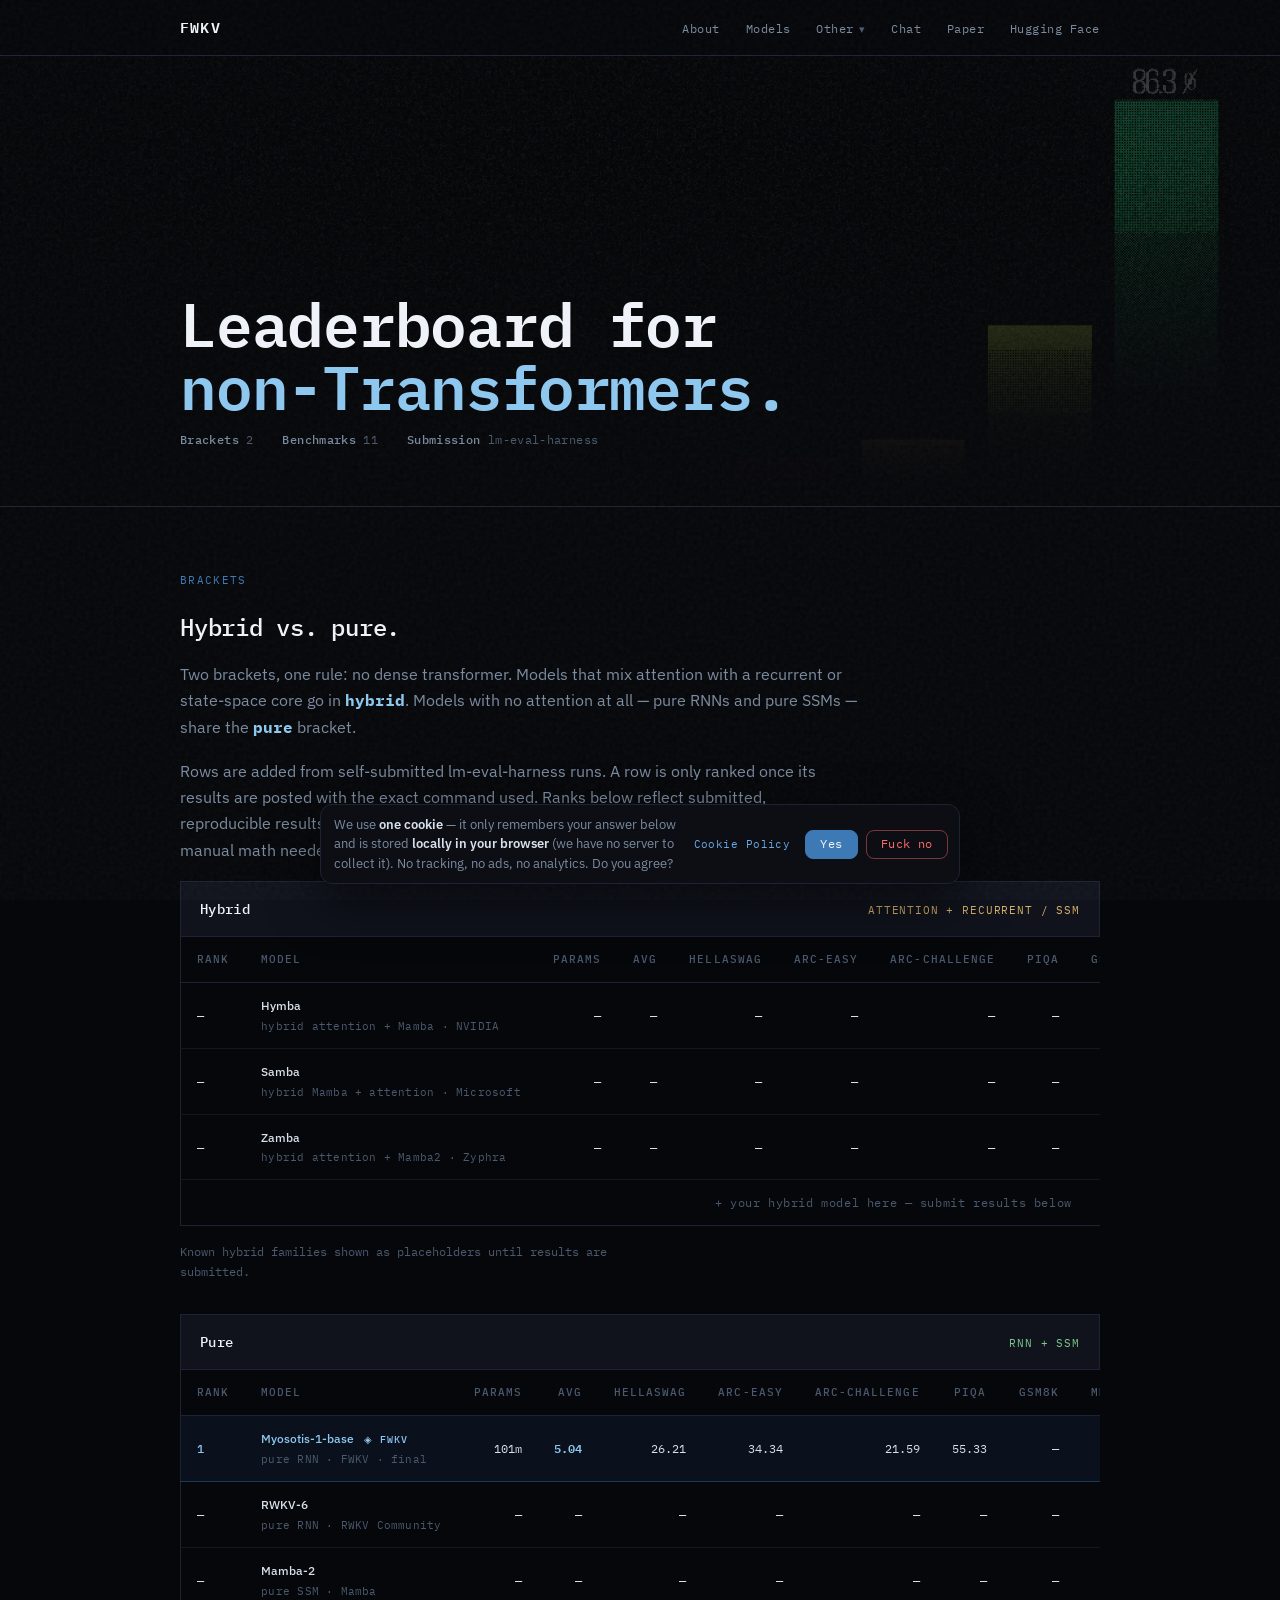
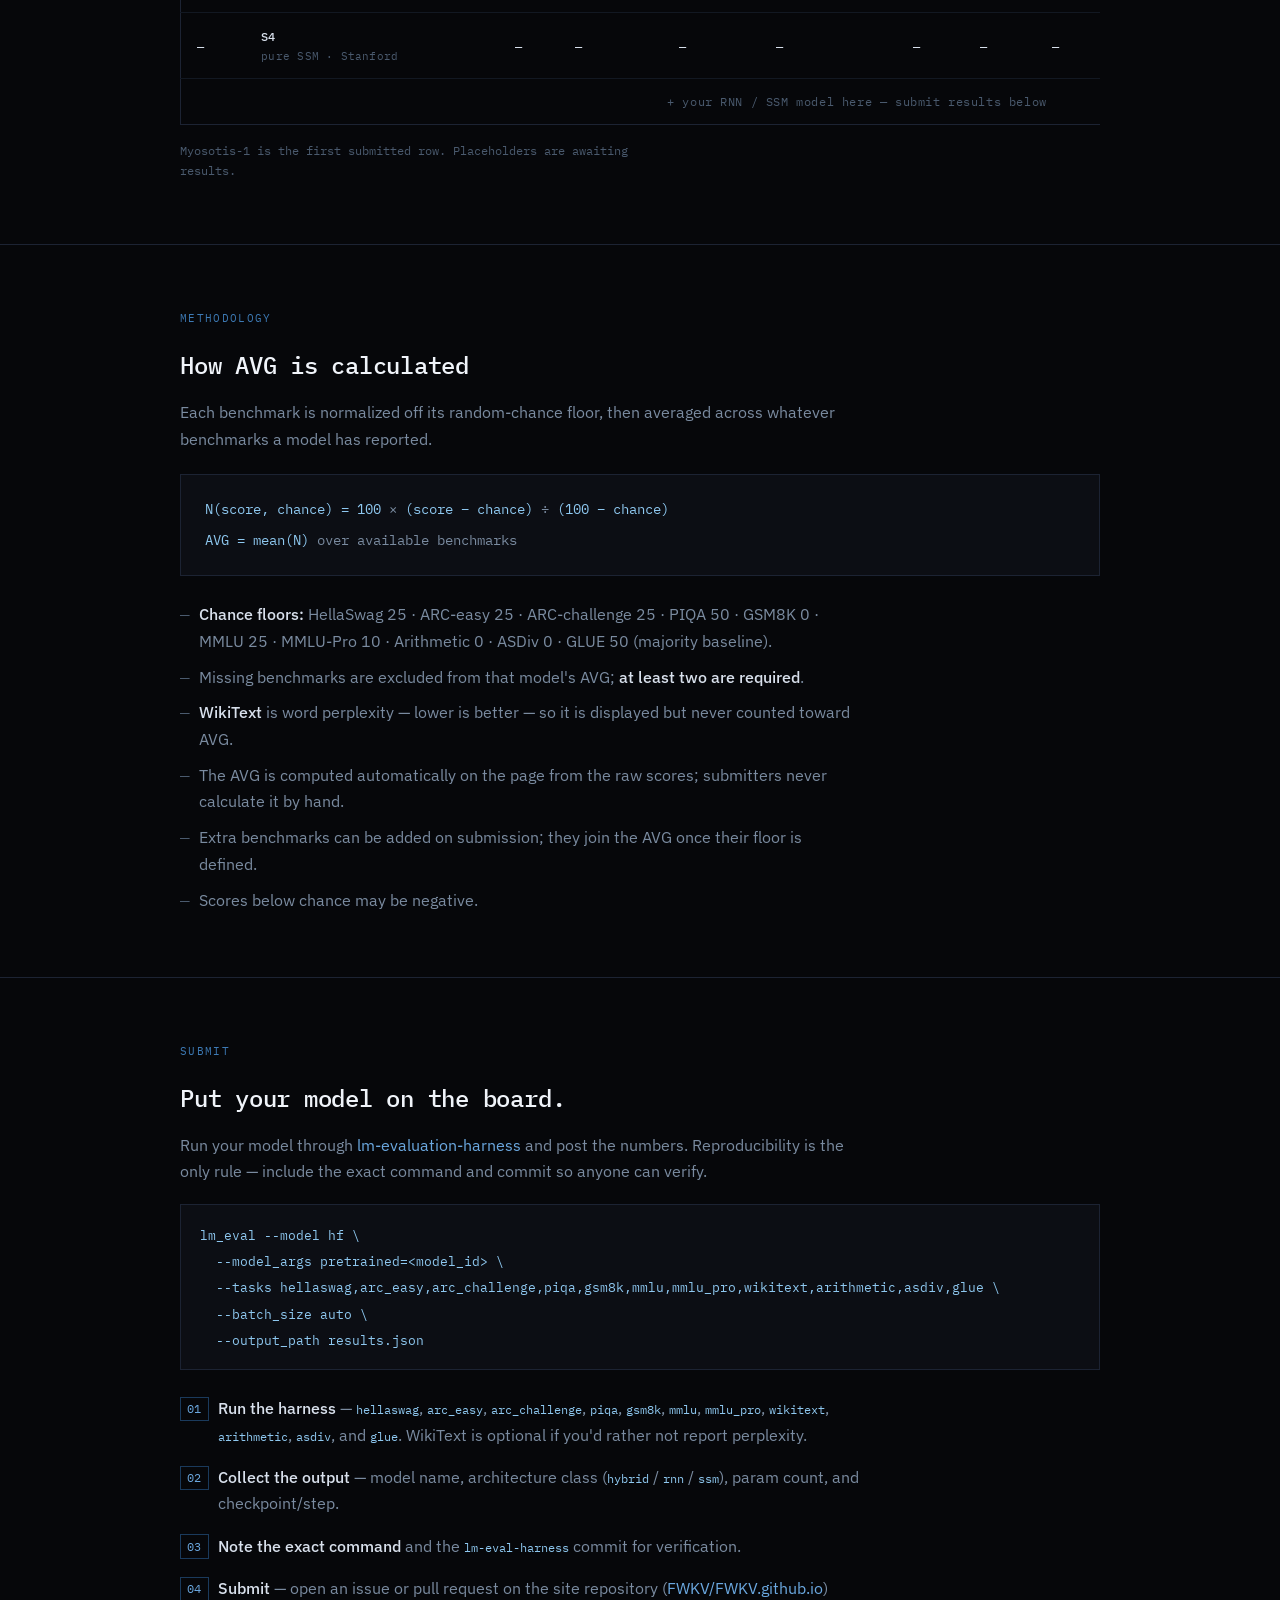
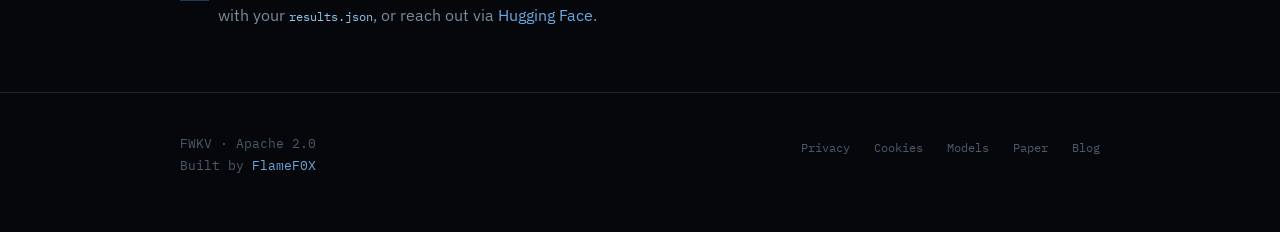
<file: other/leaderboard/index.html>
<!DOCTYPE html>
<html lang="en">
<head>
  <meta charset="UTF-8" />
  <meta name="viewport" content="width=device-width, initial-scale=1.0" />
  <title>Leaderboard — FWKV</title>
  <meta name="description" content="A leaderboard for non-transformer language models — hybrid and pure (RNN / SSM) brackets, scored with lm-eval-harness. Community submissions welcome." />

  <!-- Open Graph -->
  <meta property="og:type" content="website" />
  <meta property="og:title" content="Leaderboard — FWKV" />
  <meta property="og:description" content="A leaderboard for non-transformer language models — hybrid and pure (RNN / SSM) brackets, scored with lm-eval-harness." />
  <meta property="og:image" content="https://cdn-uploads.huggingface.co/production/uploads/6615494716917dfdc645c44e/k839qGKNniqOM_4PdpvoG.png" />

  <!-- Twitter Card -->
  <meta name="twitter:card" content="summary_large_image" />
  <meta name="twitter:title" content="Leaderboard — FWKV" />
  <meta name="twitter:description" content="A leaderboard for non-transformer language models — hybrid and pure (RNN / SSM) brackets, scored with lm-eval-harness." />
  <meta name="twitter:image" content="https://cdn-uploads.huggingface.co/production/uploads/6615494716917dfdc645c44e/k839qGKNniqOM_4PdpvoG.png" />

  <meta name="theme-color" content="#3d7ab5" />

  <link rel="icon" href="https://cdn-avatars.huggingface.co/v1/production/uploads/6615494716917dfdc645c44e/sro4XOnALHB4GmjOLxiZC.png" type="image/png" />

  <link rel="preconnect" href="https://fonts.googleapis.com" />
  <link rel="preconnect" href="https://fonts.gstatic.com" crossorigin />
  <link href="https://fonts.googleapis.com/css2?family=IBM+Plex+Mono:wght@400;500;600&family=IBM+Plex+Sans:wght@400;500;600&display=swap" rel="stylesheet" />

  <style>
    /* ── tokens ─────────────────────────────────────────── */
    :root {
      --bg:           #06070a;
      --bg-elevated: #0c0e14;
      --surface:     #10131c;
      --border:      #1c2333;
      --blue-dim:    #1a3a5c;
      --blue:        #3d7ab5;
      --blue-bright: #6ba8e0;
      --cyan:        #8ec8f0;
      --green:       #7bc98f;
      --amber:       #d9b26a;
      --text:        #d8e0ec;
      --text-muted:  #7a8ba0;
      --text-faint:  #4a5a6e;
      --white:       #f0f4fa;
      --radius:      2px;
      --font-mono:   "IBM Plex Mono", ui-monospace, monospace;
      --font-sans:   "IBM Plex Sans", system-ui, sans-serif;
    }

    /* ── reset ──────────────────────────────────────────── */
    *, *::before, *::after { box-sizing: border-box; margin: 0; padding: 0; }
    html { scroll-behavior: smooth; }
    body {
      background: var(--bg);
      color: var(--text);
      font-family: var(--font-sans);
      font-size: 16px;
      line-height: 1.65;
      -webkit-font-smoothing: antialiased;
      overflow-x: hidden;
    }
    img, video { display: block; max-width: 100%; }
    a { color: var(--blue-bright); text-decoration: none; }
    a:hover { color: var(--cyan); text-decoration: underline; text-underline-offset: 3px; }
    a:focus-visible { outline: 2px solid var(--blue); outline-offset: 3px; }

    /* ── grain overlay ─────────────────────────────────── */
    body::before {
      content: "";
      position: fixed;
      inset: 0;
      pointer-events: none;
      z-index: 9999;
      opacity: 0.045;
      background-image: url("data:image/svg+xml,%3Csvg viewBox='0 0 256 256' xmlns='http://www.w3.org/2000/svg'%3E%3Cfilter id='n'%3E%3CfeTurbulence type='fractalNoise' baseFrequency='0.85' numOctaves='4' stitchTiles='stitch'/%3E%3C/filter%3E%3Crect width='100%25' height='100%25' filter='url(%23n)'/%3E%3C/svg%3E");
    }

    /* ── layout shell ───────────────────────────────────── */
    .wrap {
      width: min(920px, 92vw);
      margin-inline: auto;
    }

    /* ── nav ────────────────────────────────────────────── */
    nav {
      position: sticky;
      top: 0;
      z-index: 100;
      background: rgba(6, 7, 10, 0.82);
      backdrop-filter: blur(12px);
      border-bottom: 1px solid var(--border);
    }
    .nav-inner {
      display: flex;
      align-items: center;
      justify-content: space-between;
      padding: 0.9rem 0;
      width: min(920px, 92vw);
      margin-inline: auto;
    }
    .nav-logo {
      font-family: var(--font-mono);
      font-weight: 600;
      font-size: 0.95rem;
      letter-spacing: 0.08em;
      color: var(--white);
      text-decoration: none;
    }
    .nav-logo:hover { color: var(--cyan); text-decoration: none; }
    .nav-links {
      display: flex;
      gap: 1.6rem;
      list-style: none;
    }
    .nav-links a {
      font-family: var(--font-mono);
      font-size: 0.78rem;
      color: var(--text-muted);
      letter-spacing: 0.04em;
      text-decoration: none;
    }
    .nav-links a:hover { color: var(--text); }
    .nav-links a.active {
      color: var(--blue-bright);
    }

    /* ── "Other" dropdown ───────────────────────────────── */
    .nav-drop { position: relative; }
    .nav-drop-toggle { cursor: default; }
    .nav-drop-toggle::after {
      content: "▾";
      margin-left: 0.35rem;
      font-size: 0.7rem;
      color: var(--text-faint);
    }
    .nav-drop-menu {
      position: absolute;
      top: calc(100% + 0.4rem);
      left: 50%;
      transform: translateX(-50%);
      min-width: 150px;
      list-style: none;
      background: var(--bg-elevated);
      border: 1px solid var(--border);
      padding: 0.35rem 0;
      opacity: 0;
      visibility: hidden;
      transition: opacity 0.15s ease, visibility 0.15s ease;
      z-index: 300;
      box-shadow: 0 12px 30px rgba(0, 0, 0, 0.35);
    }
    .nav-drop-menu::before {
      content: "";
      position: absolute;
      top: -0.4rem;
      left: 0;
      right: 0;
      height: 0.4rem;
    }
    .nav-drop:hover .nav-drop-menu,
    .nav-drop:focus-within .nav-drop-menu {
      opacity: 1;
      visibility: visible;
    }
    .nav-drop-menu li a {
      display: block;
      padding: 0.5rem 1rem;
      font-size: 0.75rem;
      color: var(--text-muted);
      letter-spacing: 0.04em;
      white-space: nowrap;
    }
    .nav-drop-menu li a:hover {
      color: var(--white);
      background: rgba(26, 58, 92, 0.18);
      text-decoration: none;
    }
    .nav-drop-menu a.active { color: var(--cyan); }

    /* ── hero ───────────────────────────────────────────── */
    .hero {
      position: relative;
      min-height: 50vh;
      display: flex;
      flex-direction: column;
      justify-content: flex-end;
      padding-bottom: 3.5rem;
      overflow: hidden;
    }
    .hero-img {
      position: absolute;
      inset: 0;
      width: 100%;
      height: 100%;
      object-fit: cover;
      object-position: center;
      opacity: 0.55;
      filter: contrast(1.1) brightness(0.85);
    }
    .hero-fade {
      position: absolute;
      inset: 0;
      background:
        linear-gradient(to bottom, rgba(6, 7, 10, 0.2) 0%, rgba(6, 7, 10, 0.6) 55%, var(--bg) 100%),
        radial-gradient(ellipse 80% 60% at 50% 40%, transparent 30%, rgba(6, 7, 10, 0.7) 100%);
      pointer-events: none;
    }
    .hero-content {
      position: relative;
      z-index: 2;
    }
    .hero-eyebrow {
      font-family: var(--font-mono);
      font-size: 0.72rem;
      letter-spacing: 0.14em;
      text-transform: uppercase;
      color: var(--blue-bright);
      margin-bottom: 1rem;
    }
    .hero h1 {
      font-family: var(--font-mono);
      font-weight: 600;
      font-size: clamp(2.2rem, 6.5vw, 3.8rem);
      line-height: 1.05;
      letter-spacing: -0.02em;
      color: var(--white);
      margin-bottom: 0.7rem;
    }
    .hero h1 em { color: var(--cyan); font-style: normal; }
    .hero-tagline {
      font-family: var(--font-sans);
      font-weight: 400;
      font-size: clamp(1rem, 2.3vw, 1.25rem);
      color: var(--text-muted);
      max-width: 42ch;
      margin-bottom: 1.4rem;
    }
    .related-link {
      font-family: var(--font-mono);
      font-size: 0.75rem;
      color: var(--text-faint);
      margin-bottom: 1.8rem;
    }
    .related-link a { color: var(--blue-bright); }
    .hero-meta {
      display: flex;
      flex-wrap: wrap;
      gap: 1.8rem;
      font-family: var(--font-mono);
      font-size: 0.75rem;
      color: var(--text-faint);
      letter-spacing: 0.03em;
    }
    .hero-meta span strong {
      color: var(--text-muted);
      font-weight: 500;
    }

    /* ── sections ───────────────────────────────────────── */
    section {
      padding: 4rem 0;
      border-top: 1px solid var(--border);
    }
    .section-label {
      font-family: var(--font-mono);
      font-size: 0.7rem;
      letter-spacing: 0.12em;
      text-transform: uppercase;
      color: var(--blue);
      margin-bottom: 1.4rem;
    }
    h2 {
      font-family: var(--font-mono);
      font-weight: 500;
      font-size: clamp(1.2rem, 2.6vw, 1.5rem);
      color: var(--white);
      letter-spacing: -0.01em;
      margin-bottom: 1.1rem;
      line-height: 1.3;
    }
    p {
      color: var(--text-muted);
      max-width: 68ch;
      margin-bottom: 1.1rem;
    }
    p:last-child { margin-bottom: 0; }
    .note {
      font-family: var(--font-mono);
      font-size: 0.74rem;
      color: var(--text-faint);
      margin-top: 1rem;
    }
    .model-inline {
      color: var(--cyan);
      font-family: var(--font-mono);
    }

    /* ── brackets ───────────────────────────────────────── */
    .bracket {
      margin-bottom: 2rem;
    }
    .bracket:last-child { margin-bottom: 0; }
    .bracket-head {
      display: flex;
      align-items: baseline;
      justify-content: space-between;
      flex-wrap: wrap;
      gap: 0.5rem;
      padding: 1rem 1.2rem;
      background: var(--surface);
      border: 1px solid var(--border);
      border-bottom: none;
    }
    .bracket-title {
      font-family: var(--font-mono);
      font-size: 0.85rem;
      font-weight: 500;
      color: var(--white);
      letter-spacing: 0.02em;
    }
    .bracket-tag {
      font-family: var(--font-mono);
      font-size: 0.66rem;
      letter-spacing: 0.08em;
      text-transform: uppercase;
      color: var(--text-faint);
    }
    .bracket-tag.hybrid { color: var(--amber); }
    .bracket-tag.pure { color: var(--green); }

    .table-scroll { overflow-x: auto; }
    table.lb-table {
      width: 100%;
      border-collapse: collapse;
      font-family: var(--font-mono);
      font-size: 0.78rem;
      min-width: 780px;
      border: 1px solid var(--border);
    }
    .lb-table th {
      text-align: left;
      font-weight: 500;
      font-size: 0.66rem;
      letter-spacing: 0.1em;
      text-transform: uppercase;
      color: var(--text-faint);
      padding: 0.85rem 1rem;
      border-bottom: 1px solid var(--border);
      white-space: nowrap;
    }
    .lb-table th.num, .lb-table td.num { text-align: right; }
    .lb-table td {
      padding: 0.78rem 1rem;
      border-bottom: 1px solid rgba(28, 35, 51, 0.6);
      white-space: nowrap;
      color: var(--text);
    }
    .lb-table tbody tr:last-child td { border-bottom: none; }
    .lb-table tbody tr:hover td { background: rgba(26, 58, 92, 0.12); }

    .rank {
      color: var(--blue-bright);
      font-weight: 500;
      width: 3.2rem;
    }
    .model-cell {
      font-family: var(--font-sans);
      font-weight: 500;
      color: var(--white);
    }
    .model-sub {
      display: block;
      font-family: var(--font-mono);
      font-size: 0.66rem;
      font-weight: 400;
      color: var(--text-faint);
      margin-top: 0.12rem;
      letter-spacing: 0.02em;
    }
    .avg {
      color: var(--blue-bright);
      font-weight: 600;
    }
    .score { color: var(--green); }
    .ppl   { color: var(--amber); }
    .dash  { color: var(--text-faint); }
    .params { color: var(--text-muted); }
    .pending {
      font-size: 0.62rem;
      letter-spacing: 0.1em;
      text-transform: uppercase;
      color: var(--text-faint);
    }

    tr.highlight td {
      background: rgba(26, 58, 92, 0.22);
      border-top: 1px solid var(--blue-dim);
      border-bottom: 1px solid var(--blue-dim);
    }
    tr.highlight:hover td { background: rgba(26, 58, 92, 0.3); }
    tr.highlight .rank { color: var(--cyan); }
    tr.highlight .model-cell { color: var(--cyan); }
    tr.highlight .avg { color: var(--cyan); }
    .you-marker {
      font-family: var(--font-mono);
      font-size: 0.64rem;
      letter-spacing: 0.1em;
      text-transform: uppercase;
      color: var(--cyan);
      margin-left: 0.6rem;
    }

    tr.open-slot td {
      text-align: center;
      padding: 0.8rem 1rem;
      color: var(--text-faint);
      font-size: 0.74rem;
      letter-spacing: 0.05em;
      border-top: 1px dashed var(--border);
      border-bottom: none;
    }

    /* ── methodology ────────────────────────────────────── */
    .formula-card {
      background: var(--bg-elevated);
      border: 1px solid var(--border);
      padding: 1.4rem 1.5rem;
      margin: 1.4rem 0 1.6rem;
      display: flex;
      flex-direction: column;
      gap: 0.5rem;
    }
    .formula-card code {
      font-family: var(--font-mono);
      font-size: 0.88rem;
      color: var(--cyan);
      white-space: pre-wrap;
      word-break: break-word;
    }
    .formula-card code span { color: var(--text-muted); }
    .method-list {
      list-style: none;
      display: flex;
      flex-direction: column;
      gap: 0.6rem;
      max-width: 68ch;
      margin-top: 0.4rem;
    }
    .method-list li {
      color: var(--text-muted);
      padding-left: 1.2rem;
      position: relative;
    }
    .method-list li::before {
      content: "—";
      position: absolute;
      left: 0;
      color: var(--text-faint);
      font-family: var(--font-mono);
    }
    .method-list li strong { color: var(--text); font-weight: 500; }

    /* ── submit ─────────────────────────────────────────── */
    .cmd {
      background: var(--bg-elevated);
      border: 1px solid var(--border);
      padding: 1rem 1.2rem;
      margin: 1.2rem 0 1.6rem;
      overflow-x: auto;
    }
    .cmd code {
      font-family: var(--font-mono);
      font-size: 0.8rem;
      color: var(--cyan);
      white-space: pre;
    }
    .submit-steps {
      list-style: none;
      counter-reset: step;
      display: flex;
      flex-direction: column;
      gap: 1rem;
      max-width: 68ch;
      margin-top: 0.4rem;
    }
    .submit-steps li {
      position: relative;
      padding-left: 2.4rem;
      color: var(--text-muted);
      counter-increment: step;
    }
    .submit-steps li::before {
      content: counter(step, decimal-leading-zero);
      position: absolute;
      left: 0;
      top: 0.1rem;
      font-family: var(--font-mono);
      font-size: 0.72rem;
      color: var(--blue-bright);
      border: 1px solid var(--blue-dim);
      padding: 0.1rem 0.4rem;
    }
    .submit-steps li strong { color: var(--text); font-weight: 500; }
    .submit-steps li code {
      font-family: var(--font-mono);
      font-size: 0.78rem;
      color: var(--cyan);
    }

    /* ── footer ─────────────────────────────────────────── */
    footer {
      border-top: 1px solid var(--border);
      padding: 2.5rem 0 3.5rem;
    }
    .footer-inner {
      display: flex;
      flex-wrap: wrap;
      justify-content: space-between;
      gap: 1.5rem;
      align-items: flex-start;
    }
    .footer-brand {
      font-family: var(--font-mono);
      font-size: 0.8rem;
      color: var(--text-faint);
      line-height: 1.7;
    }
    .footer-links {
      display: flex;
      gap: 1.5rem;
      list-style: none;
    }
    .footer-links a {
      font-family: var(--font-mono);
      font-size: 0.75rem;
      color: var(--text-faint);
    }
    .footer-links a:hover { color: var(--text-muted); }

    /* ── responsive ─────────────────────────────────────── */
    @media (max-width: 640px) {
      .nav-links { gap: 0.9rem; }
      .nav-links a { font-size: 0.7rem; }
      .hero-meta { gap: 1rem; }
    }
  </style>

  <!-- Cookie consent banner -->
  <link rel="stylesheet" href="/assets/cookie-consent.css" />
</head>
<body>

  <!-- nav -->
  <nav>
    <div class="nav-inner">
      <a href="../../index.html" class="nav-logo">FWKV</a>
      <ul class="nav-links">
        <li><a href="../../index.html#about">About</a></li>
        <li><a href="../../index.html#models">Models</a></li>
        <li class="nav-drop">
          <a href="#" class="nav-drop-toggle" aria-haspopup="true">Other</a>
          <ul class="nav-drop-menu">
            <li><a href="../eval/">Eval</a></li>
            <li><a href="#" class="active">Leaderboard</a></li>
            <li><a href="../blog/">Blog</a></li>
          </ul>
        </li>
        <li><a href="../../chat/">Chat</a></li>
        <li><a href="../../index.html#paper">Paper</a></li>
        <li><a href="https://huggingface.co/FWKV" target="_blank" rel="noopener">Hugging Face</a></li>
      </ul>
    </div>
  </nav>

  <!-- hero -->
  <header class="hero">
    <img
      class="hero-img"
      src="/assets/ascii-art-leaderboard.png"
      alt="Benchmark page hero banner"
    />
    <div class="hero-fade"></div>
    <div class="wrap hero-content">
      <h1>Leaderboard for<br /><em>non-Transformers.</em></h1>

      <div class="hero-meta">
        <span><strong>Brackets</strong> 2</span>
        <span><strong>Benchmarks</strong> 11</span>
        <span><strong>Submission</strong> lm-eval-harness</span>
      </div>
    </div>
  </header>

  <main>

    <!-- brackets -->
    <section id="brackets">
      <div class="wrap">
        <p class="section-label">Brackets</p>
        <h2>Hybrid vs. pure.</h2>
        <p>
          Two brackets, one rule: no dense transformer. Models that mix
          attention with a recurrent or state-space core go in
          <strong class="model-inline">hybrid</strong>. Models with no
          attention at all — pure RNNs and pure SSMs — share the
          <strong class="model-inline">pure</strong> bracket.
        </p>
        <p>
          Rows are added from self-submitted lm-eval-harness runs. A row is
          only ranked once its results are posted with the exact command used.
          Ranks below reflect submitted, reproducible results only. AVG is
          computed automatically from the raw scores you enter — no manual
          math needed.
        </p>

        <!-- hybrid -->
        <div class="bracket" id="bracket-hybrid">
          <div class="bracket-head">
            <span class="bracket-title">Hybrid</span>
            <span class="bracket-tag hybrid">attention + recurrent / SSM</span>
          </div>
          <div class="table-scroll">
            <table class="lb-table" aria-label="Hybrid non-transformer leaderboard">
              <thead id="thead-hybrid"></thead>
              <tbody id="tbody-hybrid"></tbody>
            </table>
          </div>
          <p class="note">Known hybrid families shown as placeholders until results are submitted.</p>
        </div>

        <!-- pure -->
        <div class="bracket" id="bracket-pure">
          <div class="bracket-head">
            <span class="bracket-title">Pure</span>
            <span class="bracket-tag pure">RNN + SSM</span>
          </div>
          <div class="table-scroll">
            <table class="lb-table" aria-label="Pure non-transformer leaderboard">
              <thead id="thead-pure"></thead>
              <tbody id="tbody-pure"></tbody>
            </table>
          </div>
          <p class="note">Myosotis-1 is the first submitted row. Placeholders are awaiting results.</p>
        </div>
      </div>
    </section>

    <!-- methodology -->
    <section id="method">
      <div class="wrap">
        <p class="section-label">Methodology</p>
        <h2>How AVG is calculated</h2>
        <p>
          Each benchmark is normalized off its random-chance floor, then
          averaged across whatever benchmarks a model has reported.
        </p>
        <div class="formula-card">
          <code>N(score, chance) = 100 <span>×</span> (score − chance) <span>÷</span> (100 − chance)</code>
          <code>AVG = mean(N) <span>over available benchmarks</span></code>
        </div>
        <ul class="method-list">
          <li><strong>Chance floors:</strong> HellaSwag 25 · ARC-easy 25 · ARC-challenge 25 · PIQA 50 · GSM8K 0 · MMLU 25 · MMLU-Pro 10 · Arithmetic 0 · ASDiv 0 · GLUE 50 (majority baseline).</li>
          <li>Missing benchmarks are excluded from that model's AVG; <strong>at least two are required</strong>.</li>
          <li><strong>WikiText</strong> is word perplexity — lower is better — so it is displayed but never counted toward AVG.</li>
          <li>The AVG is computed automatically on the page from the raw scores; submitters never calculate it by hand.</li>
          <li>Extra benchmarks can be added on submission; they join the AVG once their floor is defined.</li>
          <li>Scores below chance may be negative.</li>
        </ul>
      </div>
    </section>

    <!-- submit -->
    <section id="submit">
      <div class="wrap">
        <p class="section-label">Submit</p>
        <h2>Put your model on the board.</h2>
        <p>
          Run your model through
          <a href="https://github.com/EleutherAI/lm-evaluation-harness" target="_blank" rel="noopener">lm-evaluation-harness</a>
          and post the numbers. Reproducibility is the only rule — include the
          exact command and commit so anyone can verify.
        </p>
        <div class="cmd"><code>lm_eval --model hf \
  --model_args pretrained=&lt;model_id&gt; \
  --tasks hellaswag,arc_easy,arc_challenge,piqa,gsm8k,mmlu,mmlu_pro,wikitext,arithmetic,asdiv,glue \
  --batch_size auto \
  --output_path results.json</code></div>
        <ol class="submit-steps">
          <li><strong>Run the harness</strong> — <code>hellaswag</code>, <code>arc_easy</code>, <code>arc_challenge</code>, <code>piqa</code>, <code>gsm8k</code>, <code>mmlu</code>, <code>mmlu_pro</code>, <code>wikitext</code>, <code>arithmetic</code>, <code>asdiv</code>, and <code>glue</code>. WikiText is optional if you'd rather not report perplexity.</li>
          <li><strong>Collect the output</strong> — model name, architecture class (<code>hybrid</code> / <code>rnn</code> / <code>ssm</code>), param count, and checkpoint/step.</li>
          <li><strong>Note the exact command</strong> and the <code>lm-eval-harness</code> commit for verification.</li>
          <li><strong>Submit</strong> — open an issue or pull request on the site repository
            (<a href="https://github.com/FWKV/FWKV.github.io" target="_blank" rel="noopener">FWKV/FWKV.github.io</a>)
            with your <code>results.json</code>, or reach out via
            <a href="https://huggingface.co/FWKV" target="_blank" rel="noopener">Hugging Face</a>.</li>
        </ol>
      </div>
    </section>

  </main>

  <footer>
    <div class="wrap footer-inner">
      <div class="footer-brand">
        FWKV · Apache 2.0<br />
        Built by <a href="https://huggingface.co/FlameF0X" target="_blank" rel="noopener">FlameF0X</a>
      </div>
      <ul class="footer-links">
        <li><a href="https://fwkv.github.io/legal/privacy/"  target="_blank" rel="noopener">Privacy</a></li>
        <li><a href="https://fwkv.github.io/legal/cookies/" target="_blank" rel="noopener">Cookies</a></li>
        <li><a href="https://huggingface.co/FWKV" target="_blank" rel="noopener">Models</a></li>
        <li><a href="https://flamef0x.github.io/papers/" target="_blank" rel="noopener">Paper</a></li>
        <li><a href="../blog/">Blog</a></li>
      </ul>
    </div>
  </footer>

  <script>
    /* ── benchmarks ────────────────────────────────────────────
       Scores are raw percentages (0–100) from lm-eval-harness.
       floor = random-chance floor used to normalize each score
       ppl   = true → word perplexity (lower is better), excluded from AVG
    */
    const BENCHMARKS = [
      { key: "hellaswag",     label: "HellaSwag",    floor: 25 },
      { key: "arc_easy",      label: "ARC-easy",     floor: 25 },
      { key: "arc_challenge", label: "ARC-challenge",floor: 25 },
      { key: "piqa",          label: "PIQA",         floor: 50 },
      { key: "gsm8k",         label: "GSM8K",        floor: 0 },
      { key: "mmlu",          label: "MMLU",         floor: 25 },
      { key: "mmlu_pro",      label: "MMLU-Pro",     floor: 10 },
      { key: "wikitext",      label: "WikiText",     floor: null, ppl: true },
      { key: "arithmetic",    label: "Arithmetic",   floor: 0 },
      { key: "asdiv",         label: "ASDiv",        floor: 0 },
      { key: "glue",          label: "GLUE",         floor: 50 },
    ];

    /* ── brackets + models ────────────────────────────────────
       Add a model by appending an entry to its bracket's `models`.
       scores keys must match BENCHMARKS keys; omitted → shown as “—”.
       highlight / you mark a row; params is a short string like "101m".
    */
    const BRACKETS = [
      {
        id: "hybrid",
        title: "Hybrid",
        models: [
          { name: "Hymba",   sub: "hybrid attention + Mamba · NVIDIA" },
          { name: "Samba",   sub: "hybrid Mamba + attention · Microsoft" },
          { name: "Zamba",   sub: "hybrid attention + Mamba2 · Zyphra" },
          { openSlot: true, text: "+ your hybrid model here — submit results below" },
        ],
      },
      {
        id: "pure",
        title: "Pure",
        models: [
          { name: "RWKV-6",  sub: "pure RNN · RWKV Community" },
          { name: "Mamba-2", sub: "pure SSM · Mamba" },
          {
            name: "Myosotis-1-base", sub: "pure RNN · FWKV · final",
            params: "101m", highlight: true, you: true,
            scores: { hellaswag: 26.21, arc_easy: 34.34, arc_challenge: 21.59, piqa: 55.33 },
          },
          { name: "S4",      sub: "pure SSM · Stanford" },
          { openSlot: true, text: "+ your RNN / SSM model here — submit results below" },
        ],
      },
    ];

    /* ── AVG math ───────────────────────────────────────────── */
    const normalize = (score, floor) => 100 * (score - floor) / (100 - floor);

    function avgFor(model) {
      const parts = [];
      for (const b of BENCHMARKS) {
        if (b.ppl) continue;                       // perplexity: never averaged
        const s = model.scores && model.scores[b.key];
        if (s == null) continue;
        parts.push(normalize(s, b.floor));
      }
      if (parts.length < 2) return null;           // at least two required
      return parts.reduce((a, v) => a + v, 0) / parts.length;
    }

    /* ── render ─────────────────────────────────────────────── */
    const fmt = (n) => (typeof n === "number" ? n.toFixed(2) : n);

    function headerHTML() {
      let h = '<th>Rank</th><th>Model</th><th class="num">Params</th><th class="num">Avg</th>';
      for (const b of BENCHMARKS) {
        const tip = b.ppl
          ? ' title="Word perplexity — lower is better; not counted toward AVG"'
          : ` title="Raw score; AVG normalizes it off a chance floor of ${b.floor}"`;
        h += `<th class="num"${tip}>${b.label}${b.ppl ? " ↓" : ""}</th>`;
      }
      return h;
    }

    function rowHTML(model, rank) {
      if (model.openSlot) {
        return `<tr class="open-slot"><td colspan="${3 + BENCHMARKS.length}">${model.text}</td></tr>`;
      }
      const cls = model.highlight ? ' class="highlight"' : "";
      const rankCell = rank == null
        ? '<td class="rank">—</td>'
        : `<td class="rank">${rank}</td>`;
      const you = model.you ? '<span class="you-marker">◈ FWKV</span>' : "";
      let html = `<tr${cls}>${rankCell}`;
      html += `<td class="model-cell">${model.name}${you}<span class="model-sub">${model.sub}</span></td>`;
      html += `<td class="num params">${model.params || "—"}</td>`;
      html += model.avg == null
        ? '<td class="num dash">—</td>'
        : `<td class="num avg">${fmt(model.avg)}</td>`;
      for (const b of BENCHMARKS) {
        const s = model.scores && model.scores[b.key];
        if (s == null) {
          html += '<td class="num dash">—</td>';
        } else if (b.ppl) {
          html += `<td class="num ppl">${fmt(s)}</td>`;
        } else {
          html += `<td class="num score">${fmt(s)}</td>`;
        }
      }
      return html + "</tr>";
    }

    function render() {
      for (const br of BRACKETS) {
        for (const m of br.models) m.avg = m.openSlot ? null : avgFor(m);
        const ranked = br.models.filter((m) => m.avg != null).sort((a, b) => b.avg - a.avg);
        const rankedSet = new Set(ranked);
        const order = ranked.concat(br.models.filter((m) => !rankedSet.has(m)));
        const rankOf = new Map(ranked.map((m, i) => [m, i + 1]));
        document.getElementById("thead-" + br.id).innerHTML = "<tr>" + headerHTML() + "</tr>";
        document.getElementById("tbody-" + br.id).innerHTML =
          order.map((m) => rowHTML(m, rankOf.get(m) ?? null)).join("");
      }
    }

    render();
  </script>

  <!-- Cookie consent banner -->
  <script src="/assets/cookie-consent.js"></script>
</body>
</html>
</file>
<file: assets/cookie-consent.css>
/* ────────────────────────────────────────────────────────────
   FWKV · Cookie consent banner
   Slim, fixed bottom-center. Shared across all pages.
   Falls back to concrete values if a page lacks the CSS tokens.
   ──────────────────────────────────────────────────────────── */

#fwkv-cookie-banner {
  /* local fallbacks (mirror site tokens) */
  --cbg:    rgba(12, 14, 20, 0.94);
  --cbor:   #1c2333;
  --ctext:  #d8e0ec;
  --cmuted: #7a8ba0;
  --cblue:  #6ba8e0;
  --ccyan:  #8ec8f0;

  position: fixed;
  left: 50%;
  bottom: 16px;
  transform: translateX(-50%) translateY(14px);
  z-index: 1000000;

  display: flex;
  align-items: center;
  flex-wrap: wrap;
  gap: 0.55rem 0.9rem;

  max-width: min(880px, calc(100vw - 1.5rem));
  padding: 0.6rem 0.7rem 0.6rem 0.8rem;

  background: var(--bg-elevated, var(--cbg));
  border: 1px solid var(--border, var(--cbor));
  border-radius: 12px;
  box-shadow: 0 18px 50px rgba(0, 0, 0, 0.55);
  backdrop-filter: blur(10px);
  -webkit-backdrop-filter: blur(10px);

  color: var(--text, var(--ctext));
  font-family: var(--font-sans, "IBM Plex Sans", system-ui, sans-serif);

  opacity: 0;
  visibility: hidden;
  transition: opacity 0.25s ease, transform 0.25s ease, visibility 0.25s ease;
}

#fwkv-cookie-banner.is-open {
  opacity: 1;
  visibility: visible;
  transform: translateX(-50%) translateY(0);
}

#fwkv-cookie-banner[aria-hidden="true"] { pointer-events: none; }

.fwkv-cookie-text {
  margin: 0;
  flex: 1 1 300px;
  min-width: 220px;
  font-size: 0.84rem;
  line-height: 1.45;
  color: var(--text-muted, var(--cmuted));
}

.fwkv-cookie-text strong { color: var(--text, var(--ctext)); font-weight: 600; }

.fwkv-cookie-link {
  font-family: var(--font-mono, "IBM Plex Mono", ui-monospace, monospace);
  font-size: 0.7rem;
  letter-spacing: 0.04em;
  color: var(--blue-bright, var(--cblue));
  white-space: nowrap;
  text-underline-offset: 3px;
}
.fwkv-cookie-link:hover { color: var(--cyan, var(--ccyan)); }

.fwkv-cookie-actions {
  display: flex;
  align-items: center;
  gap: 0.5rem;
}

.fwkv-cookie-btn {
  font-family: var(--font-mono, "IBM Plex Mono", ui-monospace, monospace);
  font-size: 0.72rem;
  letter-spacing: 0.03em;
  line-height: 1;
  padding: 0.48rem 0.9rem;
  border-radius: 8px;
  cursor: pointer;
  border: 1px solid transparent;
  transition: background 0.15s ease, color 0.15s ease, border-color 0.15s ease, transform 0.1s ease;
}
.fwkv-cookie-btn:active { transform: translateY(1px); }
.fwkv-cookie-btn:focus-visible { outline: 2px solid var(--blue, #3d7ab5); outline-offset: 2px; }

/* "Yes" — accept */
.fwkv-cookie-btn.yes {
  background: var(--blue, #3d7ab5);
  border-color: var(--blue, #3d7ab5);
  color: var(--white, #f0f4fa);
}
.fwkv-cookie-btn.yes:hover {
  background: var(--blue-bright, #6ba8e0);
  border-color: var(--blue-bright, #6ba8e0);
  color: #06070a;
}

/* "Fuck no" — refuse */
.fwkv-cookie-btn.no {
  background: transparent;
  border-color: rgba(255, 107, 107, 0.45);
  color: #ff6b6b;
}
.fwkv-cookie-btn.no:hover {
  background: rgba(255, 107, 107, 0.12);
  border-color: rgba(255, 107, 107, 0.8);
  color: #ff9292;
}

@media (prefers-reduced-motion: reduce) {
  #fwkv-cookie-banner { transition: none; }
}
</file>
